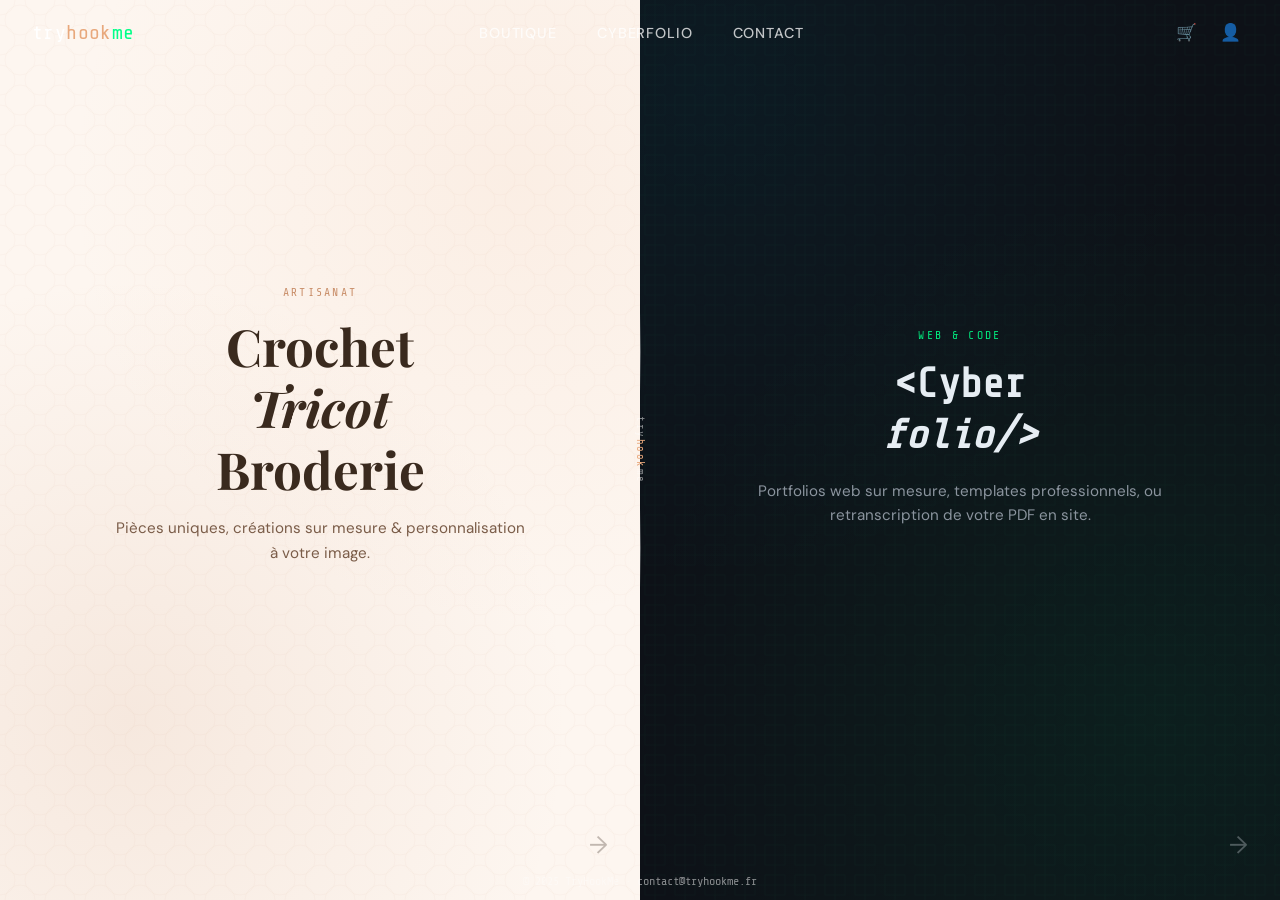
<file: index.html>
<!DOCTYPE html>
<html lang="fr">
<head>
  <meta charset="UTF-8" />
  <meta name="viewport" content="width=device-width, initial-scale=1.0" />
  <title>TryHookMe – Artisanat & Cyberfolio</title>
  <link rel="stylesheet" href="css/style.css" />
  <link href="https://fonts.googleapis.com/css2?family=Playfair+Display:ital,wght@0,400;0,700;1,400&family=DM+Sans:wght@300;400;500&family=Share+Tech+Mono&display=swap" rel="stylesheet" />
</head>
<body>

  <!-- NAVBAR -->
  <nav class="navbar" id="navbar">
    <a href="index.html" class="logo">
      <span class="logo-hook">try</span><span class="logo-hook-accent">hook</span><span class="logo-me">me</span>
    </a>
    <ul class="nav-links">
      <li><a href="boutique.html">Boutique</a></li>
      <li><a href="cyberfolio.html">Cyberfolio</a></li>
      <li><a href="devis-boutique.html">Contact</a></li>
    </ul>
    <div class="nav-actions">
      <a href="panier.html" class="nav-icon" aria-label="Panier" id="nav-cart">
        🛒<span class="cart-badge" id="cart-count">0</span>
      </a>
      <a href="connexion.html" class="nav-icon" aria-label="Mon compte" title="Se connecter">👤</a>
    </div>
    <button class="nav-burger" id="navBurger" aria-label="Menu">
      <span></span><span></span><span></span>
    </button>
  </nav>

  <!-- HERO SPLIT -->
  <main class="split-hero" id="splitHero">

    <!-- CÔTÉ GAUCHE : ARTISANAT -->
    <section class="panel panel-craft" id="panelCraft" tabindex="0" aria-label="Artisanat – crochet, tricot, broderie">
      <div class="panel-bg-texture craft-texture"></div>
      <div class="panel-content">
        <div class="panel-tag">Artisanat</div>
        <h1 class="panel-title craft-title">
          <span>Crochet</span>
          <span class="italic-span">Tricot</span>
          <span>Broderie</span>
        </h1>
        <p class="panel-sub">Pièces uniques, créations sur mesure & personnalisation à votre image.</p>
        <a href="boutique.html" class="panel-btn craft-btn">Explorer la boutique</a>
      </div>
      <div class="panel-deco craft-deco">
        <svg viewBox="0 0 200 200" xmlns="http://www.w3.org/2000/svg" class="deco-svg">
          <path d="M100 10 Q140 50 190 100 Q140 150 100 190 Q60 150 10 100 Q60 50 100 10Z" fill="none" stroke="currentColor" stroke-width="1.5" opacity="0.3"/>
          <circle cx="100" cy="100" r="60" fill="none" stroke="currentColor" stroke-width="0.8" stroke-dasharray="4 6" opacity="0.25"/>
          <circle cx="100" cy="100" r="30" fill="none" stroke="currentColor" stroke-width="1" opacity="0.2"/>
        </svg>
      </div>
      <div class="panel-arrow">→</div>
    </section>

    <!-- SÉPARATEUR CENTRAL -->
    <div class="split-divider" id="splitDivider">
      <div class="divider-line"></div>
      <div class="divider-logo">
        <span>try</span><span class="accent">hook</span><span>me</span>
      </div>
      <div class="divider-line"></div>
    </div>

    <!-- CÔTÉ DROIT : CYBERFOLIO -->
    <section class="panel panel-cyber" id="panelCyber" tabindex="0" aria-label="Cyberfolio – création web et portfolio">
      <div class="panel-bg-texture cyber-texture"></div>
      <div class="panel-content">
        <div class="panel-tag cyber-tag">Web &amp; Code</div>
        <h1 class="panel-title cyber-title">
          <span class="mono-span">&lt;Cyber</span>
          <span class="mono-span italic-span">folio/&gt;</span>
        </h1>
        <p class="panel-sub cyber-sub">Portfolios web sur mesure, templates professionnels, ou retranscription de votre PDF en site.</p>
        <a href="cyberfolio.html" class="panel-btn cyber-btn">Voir mes créations</a>
      </div>
      <div class="panel-deco cyber-deco">
        <svg viewBox="0 0 200 200" xmlns="http://www.w3.org/2000/svg" class="deco-svg cyber-deco-svg">
          <rect x="20" y="20" width="160" height="160" fill="none" stroke="currentColor" stroke-width="1" opacity="0.2"/>
          <rect x="40" y="40" width="120" height="120" fill="none" stroke="currentColor" stroke-width="0.8" stroke-dasharray="3 5" opacity="0.2"/>
          <line x1="20" y1="100" x2="180" y2="100" stroke="currentColor" stroke-width="0.6" opacity="0.15"/>
          <line x1="100" y1="20" x2="100" y2="180" stroke="currentColor" stroke-width="0.6" opacity="0.15"/>
          <circle cx="100" cy="100" r="8" fill="currentColor" opacity="0.3"/>
        </svg>
      </div>
      <div class="panel-arrow">→</div>
    </section>

  </main>

  <!-- FOOTER MINIMAL -->
  <footer class="footer-home">
    <p>&copy; 2025 TryHookMe · <a href="mailto:contact@tryhookme.fr">contact@tryhookme.fr</a></p>
  </footer>

  <script src="js/main.js"></script>
</body>
</html>
</file>
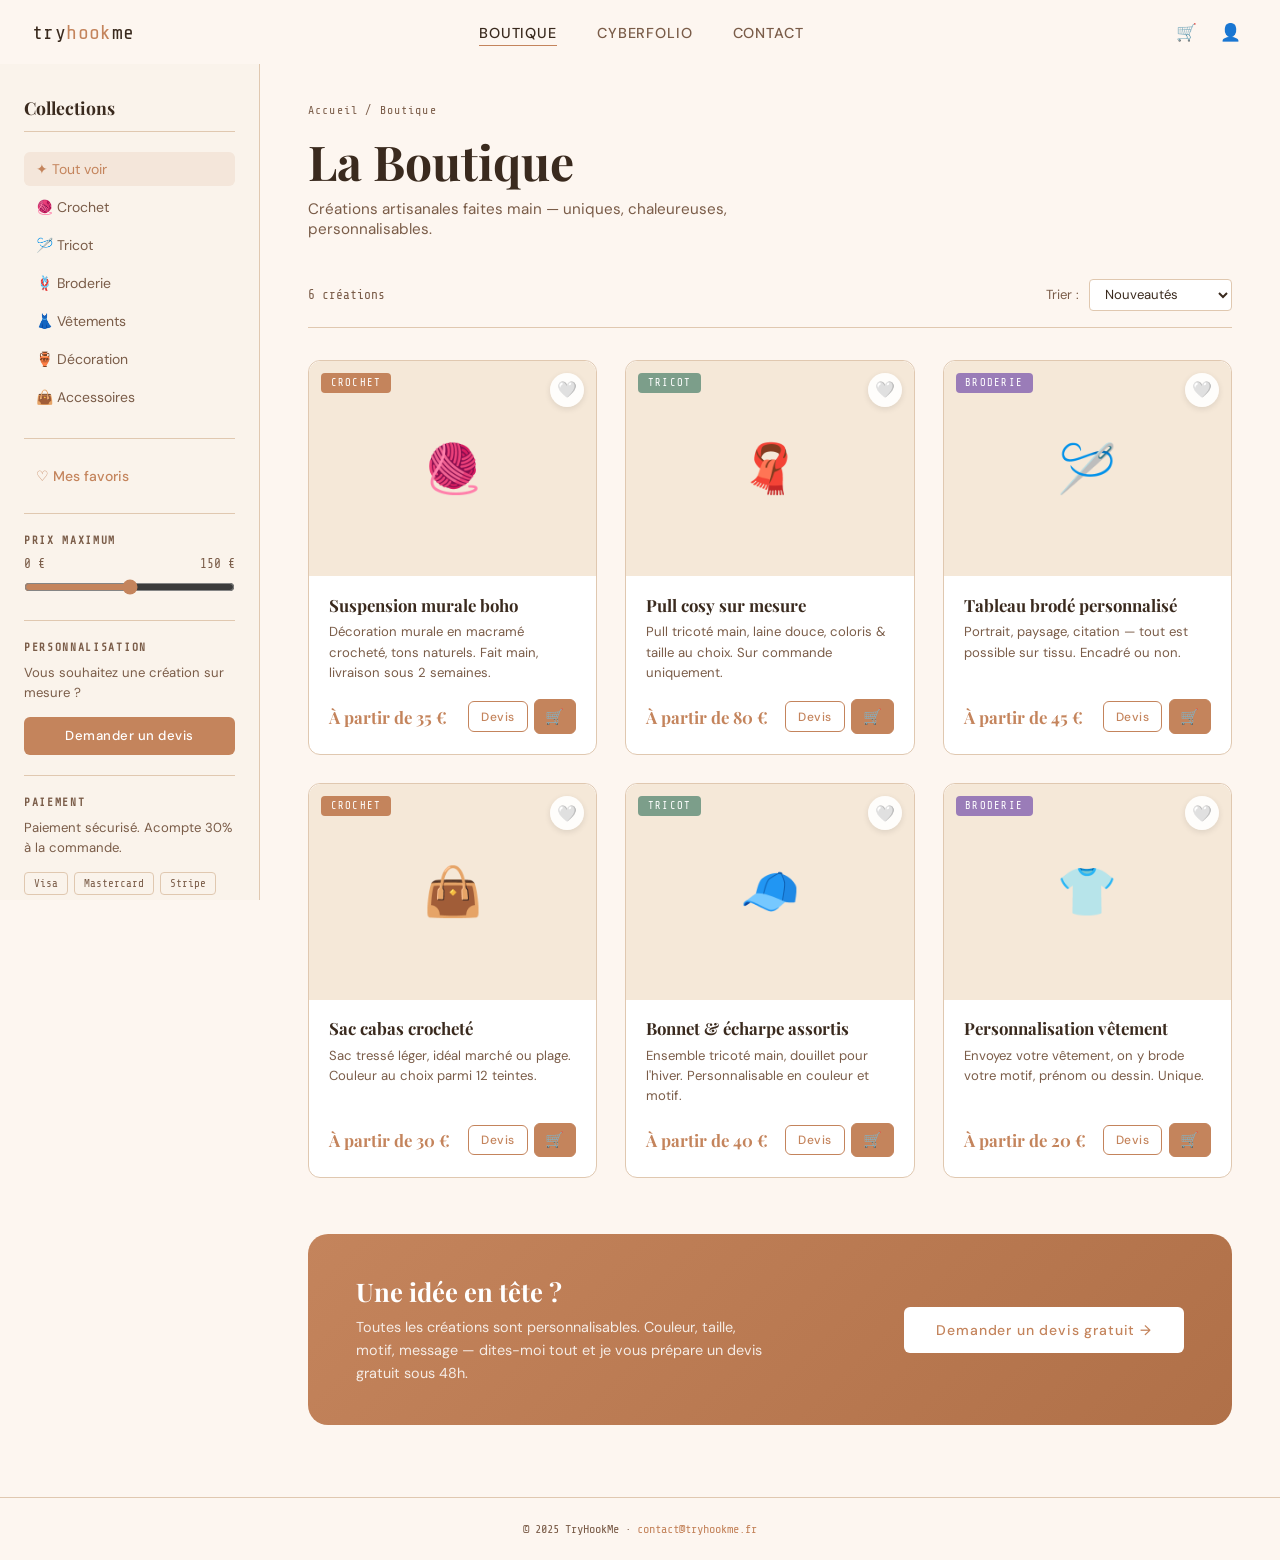
<file: boutique.html>
<!DOCTYPE html>
<html lang="fr">
<head>
  <meta charset="UTF-8" />
  <meta name="viewport" content="width=device-width, initial-scale=1.0" />
  <title>Boutique – TryHookMe</title>
  <meta name="description" content="Créations artisanales en crochet, tricot et broderie. Pièces uniques et personnalisation sur commande." />
  <link rel="stylesheet" href="css/style.css" />
  <link rel="stylesheet" href="css/boutique.css" />
  <link rel="stylesheet" href="css/pages.css" />
  <link href="https://fonts.googleapis.com/css2?family=Playfair+Display:ital,wght@0,400;0,700;1,400&family=DM+Sans:wght@300;400;500&family=Share+Tech+Mono&display=swap" rel="stylesheet" />
</head>
<body class="page-boutique">

  <!-- NAVBAR -->
  <nav class="navbar navbar-craft" id="navbar">
    <a href="index.html" class="logo">
      <span class="logo-hook">try</span><span class="logo-hook-accent">hook</span><span class="logo-me">me</span>
    </a>
    <ul class="nav-links">
      <li><a href="boutique.html" class="active">Boutique</a></li>
      <li><a href="cyberfolio.html">Cyberfolio</a></li>
      <li><a href="devis-boutique.html">Contact</a></li>
    </ul>
    <div class="nav-actions">
      <a href="panier.html" class="nav-icon" aria-label="Panier" id="nav-cart">
        🛒<span class="cart-badge" id="cart-count">0</span>
      </a>
      <a href="connexion.html" class="nav-icon" aria-label="Mon compte" title="Se connecter">👤</a>
    </div>
    <button class="nav-burger" id="navBurger" aria-label="Menu">
      <span></span><span></span><span></span>
    </button>
  </nav>

  <div class="boutique-layout">

    <!-- SIDEBAR -->
    <aside class="sidebar" id="sidebar">
      <button class="sidebar-toggle" id="sidebarToggle" aria-label="Ouvrir menu">&#9776;</button>
      <div class="sidebar-inner">
        <h2 class="sidebar-title">Collections</h2>

        <nav class="sidebar-nav">
          <a href="#all"        class="sidebar-link active" data-filter="all">✦ Tout voir</a>
          <a href="#crochet"    class="sidebar-link" data-filter="crochet">🧶 Crochet</a>
          <a href="#tricot"     class="sidebar-link" data-filter="tricot">🪡 Tricot</a>
          <a href="#broderie"   class="sidebar-link" data-filter="broderie">🪢 Broderie</a>
          <a href="#vetements"  class="sidebar-link" data-filter="vetements">👗 Vêtements</a>
          <a href="#decoration" class="sidebar-link" data-filter="decoration">🏺 Décoration</a>
          <a href="#accessoires"class="sidebar-link" data-filter="accessoires">👜 Accessoires</a>
        </nav>

        <div class="sidebar-separator"></div>

        <!-- Favoris -->
        <a href="favoris.html" class="sidebar-link sidebar-favorites">
          ♡ Mes favoris
          <span class="fav-sidebar-count" id="fav-count-sidebar" style="display:none"></span>
        </a>

        <div class="sidebar-separator"></div>

        <!-- Filtre prix -->
        <h3 class="sidebar-section-title">Prix maximum</h3>
        <div class="price-filter">
          <div class="price-display">
            <span>0 €</span>
            <span id="price-val">150 €</span>
          </div>
          <input type="range" min="0" max="300" value="150" id="price-range" class="price-range-input" />
        </div>

        <div class="sidebar-separator"></div>

        <h3 class="sidebar-section-title">Personnalisation</h3>
        <p class="sidebar-note">Vous souhaitez une création sur mesure ?</p>
        <a href="devis-boutique.html?sujet=devis-crochet" class="sidebar-cta-btn">Demander un devis</a>

        <div class="sidebar-separator"></div>

        <h3 class="sidebar-section-title">Paiement</h3>
        <p class="sidebar-note">Paiement sécurisé. Acompte 30% à la commande.</p>
        <div class="payment-badges">
          <span class="badge">Visa</span>
          <span class="badge">Mastercard</span>
          <span class="badge">Stripe</span>
        </div>
      </div>
    </aside>

    <!-- CONTENU PRINCIPAL -->
    <main class="boutique-main">

      <header class="boutique-header page-header">
        <div class="boutique-breadcrumb"><a href="index.html">Accueil</a> / Boutique</div>
        <h1 class="boutique-page-title">La Boutique</h1>
        <p class="boutique-page-sub">Créations artisanales faites main — uniques, chaleureuses, personnalisables.</p>
      </header>

      <!-- TOOLBAR -->
      <div class="boutique-toolbar">
        <span class="product-count" id="product-count">6 créations</span>
        <div class="boutique-sort">
          <label for="sort-select">Trier :</label>
          <select id="sort-select" class="sort-select">
            <option value="default">Nouveautés</option>
            <option value="price-asc">Prix croissant</option>
            <option value="price-desc">Prix décroissant</option>
          </select>
        </div>
      </div>

      <!-- GRILLE PRODUITS -->
      <section class="products-grid" id="productsGrid">

        <!-- PRODUIT 1 — Crochet -->
        <article class="product-card" data-cat="crochet decoration" data-price="35">
          <div class="product-img-wrap">
            <div class="product-img-placeholder">🧶</div>
            <span class="product-badge">Crochet</span>
            <button class="btn-wish" data-id="1" aria-label="Ajouter aux favoris">🤍</button>
          </div>
          <div class="product-info">
            <h3 class="product-name">Suspension murale boho</h3>
            <p class="product-desc">Décoration murale en macramé crocheté, tons naturels. Fait main, livraison sous 2 semaines.</p>
            <div class="product-footer">
              <span class="product-price">À partir de 35 €</span>
              <div class="product-actions">
                <a href="devis-boutique.html?sujet=devis-crochet" class="product-btn product-btn-devis">Devis</a>
                <button class="product-btn product-btn-cart" data-id="1" data-name="Suspension murale boho" data-price="35" aria-label="Ajouter au panier">🛒</button>
              </div>
            </div>
          </div>
        </article>

        <!-- PRODUIT 2 — Tricot -->
        <article class="product-card" data-cat="tricot vetements" data-price="80">
          <div class="product-img-wrap">
            <div class="product-img-placeholder">🧣</div>
            <span class="product-badge badge-tricot">Tricot</span>
            <button class="btn-wish" data-id="2" aria-label="Ajouter aux favoris">🤍</button>
          </div>
          <div class="product-info">
            <h3 class="product-name">Pull cosy sur mesure</h3>
            <p class="product-desc">Pull tricoté main, laine douce, coloris & taille au choix. Sur commande uniquement.</p>
            <div class="product-footer">
              <span class="product-price">À partir de 80 €</span>
              <div class="product-actions">
                <a href="devis-boutique.html?sujet=devis-tricot" class="product-btn product-btn-devis">Devis</a>
                <button class="product-btn product-btn-cart" data-id="2" data-name="Pull cosy sur mesure" data-price="80" aria-label="Ajouter au panier">🛒</button>
              </div>
            </div>
          </div>
        </article>

        <!-- PRODUIT 3 — Broderie -->
        <article class="product-card" data-cat="broderie decoration" data-price="45">
          <div class="product-img-wrap">
            <div class="product-img-placeholder">🪡</div>
            <span class="product-badge badge-broderie">Broderie</span>
            <button class="btn-wish" data-id="3" aria-label="Ajouter aux favoris">🤍</button>
          </div>
          <div class="product-info">
            <h3 class="product-name">Tableau brodé personnalisé</h3>
            <p class="product-desc">Portrait, paysage, citation — tout est possible sur tissu. Encadré ou non.</p>
            <div class="product-footer">
              <span class="product-price">À partir de 45 €</span>
              <div class="product-actions">
                <a href="devis-boutique.html?sujet=devis-broderie" class="product-btn product-btn-devis">Devis</a>
                <button class="product-btn product-btn-cart" data-id="3" data-name="Tableau brodé personnalisé" data-price="45" aria-label="Ajouter au panier">🛒</button>
              </div>
            </div>
          </div>
        </article>

        <!-- PRODUIT 4 — Crochet -->
        <article class="product-card" data-cat="crochet accessoires" data-price="30">
          <div class="product-img-wrap">
            <div class="product-img-placeholder">👜</div>
            <span class="product-badge">Crochet</span>
            <button class="btn-wish" data-id="4" aria-label="Ajouter aux favoris">🤍</button>
          </div>
          <div class="product-info">
            <h3 class="product-name">Sac cabas crocheté</h3>
            <p class="product-desc">Sac tressé léger, idéal marché ou plage. Couleur au choix parmi 12 teintes.</p>
            <div class="product-footer">
              <span class="product-price">À partir de 30 €</span>
              <div class="product-actions">
                <a href="devis-boutique.html?sujet=devis-crochet" class="product-btn product-btn-devis">Devis</a>
                <button class="product-btn product-btn-cart" data-id="4" data-name="Sac cabas crocheté" data-price="30" aria-label="Ajouter au panier">🛒</button>
              </div>
            </div>
          </div>
        </article>

        <!-- PRODUIT 5 — Tricot -->
        <article class="product-card" data-cat="tricot accessoires" data-price="40">
          <div class="product-img-wrap">
            <div class="product-img-placeholder">🧢</div>
            <span class="product-badge badge-tricot">Tricot</span>
            <button class="btn-wish" data-id="5" aria-label="Ajouter aux favoris">🤍</button>
          </div>
          <div class="product-info">
            <h3 class="product-name">Bonnet & écharpe assortis</h3>
            <p class="product-desc">Ensemble tricoté main, douillet pour l'hiver. Personnalisable en couleur et motif.</p>
            <div class="product-footer">
              <span class="product-price">À partir de 40 €</span>
              <div class="product-actions">
                <a href="devis-boutique.html?sujet=devis-tricot" class="product-btn product-btn-devis">Devis</a>
                <button class="product-btn product-btn-cart" data-id="5" data-name="Bonnet & écharpe assortis" data-price="40" aria-label="Ajouter au panier">🛒</button>
              </div>
            </div>
          </div>
        </article>

        <!-- PRODUIT 6 — Broderie -->
        <article class="product-card" data-cat="broderie accessoires vetements" data-price="20">
          <div class="product-img-wrap">
            <div class="product-img-placeholder">👕</div>
            <span class="product-badge badge-broderie">Broderie</span>
            <button class="btn-wish" data-id="6" aria-label="Ajouter aux favoris">🤍</button>
          </div>
          <div class="product-info">
            <h3 class="product-name">Personnalisation vêtement</h3>
            <p class="product-desc">Envoyez votre vêtement, on y brode votre motif, prénom ou dessin. Unique.</p>
            <div class="product-footer">
              <span class="product-price">À partir de 20 €</span>
              <div class="product-actions">
                <a href="devis-boutique.html?sujet=devis-broderie" class="product-btn product-btn-devis">Devis</a>
                <button class="product-btn product-btn-cart" data-id="6" data-name="Personnalisation vêtement" data-price="20" aria-label="Ajouter au panier">🛒</button>
              </div>
            </div>
          </div>
        </article>

      </section><!-- /products-grid -->

      <!-- BANNIÈRE PERSONNALISATION -->
      <section class="custom-banner">
        <div class="custom-banner-inner">
          <div class="custom-banner-text">
            <h2>Une idée en tête ?</h2>
            <p>Toutes les créations sont personnalisables. Couleur, taille, motif, message — dites-moi tout et je vous prépare un devis gratuit sous 48h.</p>
          </div>
          <a href="devis-boutique.html?sujet=devis-crochet" class="custom-banner-btn">Demander un devis gratuit →</a>
        </div>
      </section>

    </main>
  </div><!-- /boutique-layout -->

  <footer class="footer-inner footer-craft">
    <p>&copy; 2025 TryHookMe · <a href="mailto:contact@tryhookme.fr">contact@tryhookme.fr</a></p>
  </footer>

  <script src="js/main.js"></script>
  <script src="js/boutique.js"></script>
</body>
</html>
</file>
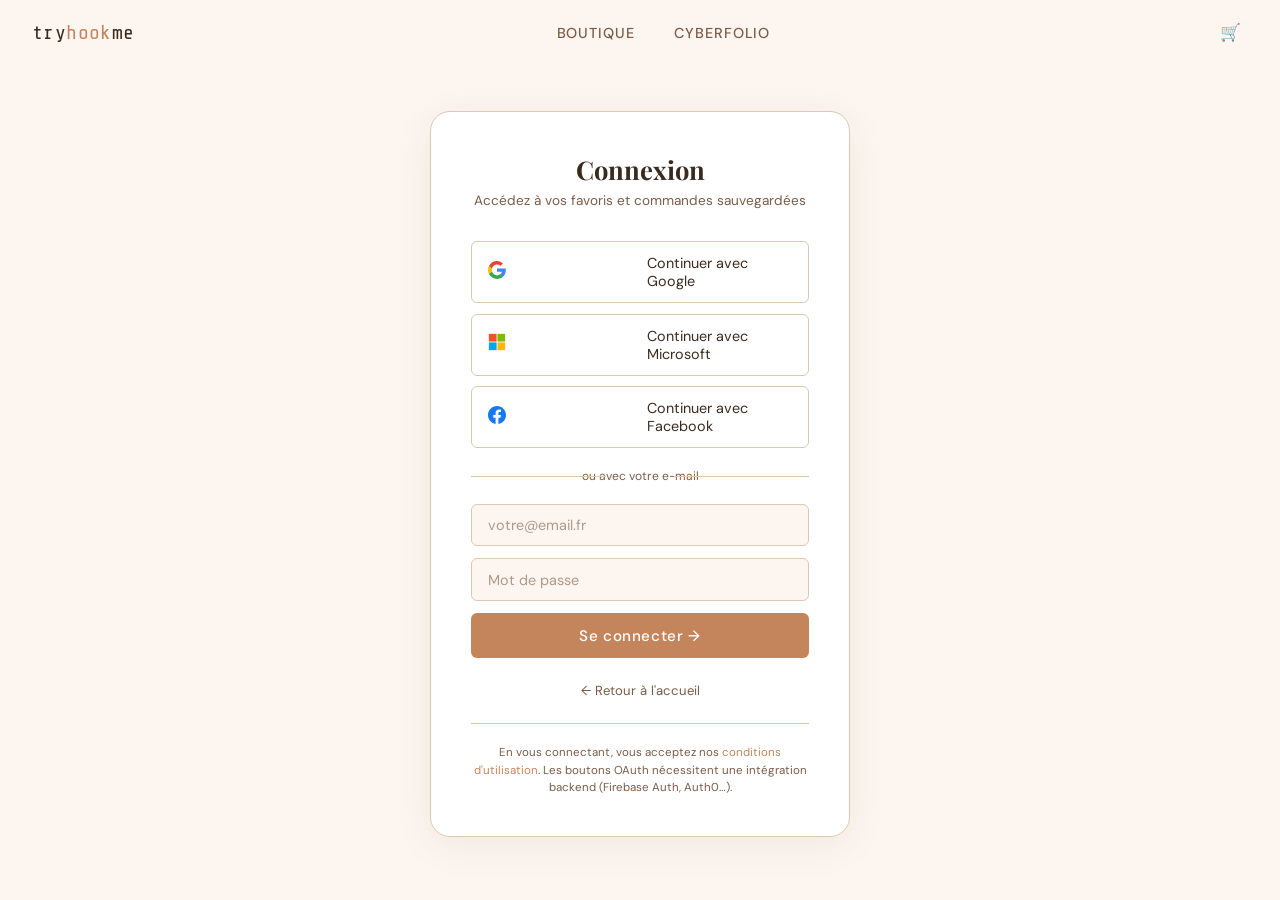
<file: connexion.html>
<!DOCTYPE html>
<html lang="fr">
<head>
  <meta charset="UTF-8" />
  <meta name="viewport" content="width=device-width, initial-scale=1.0" />
  <title>Connexion – TryHookMe</title>
  <link rel="stylesheet" href="css/style.css" />
  <link rel="stylesheet" href="css/pages.css" />
  <link href="https://fonts.googleapis.com/css2?family=Playfair+Display:ital,wght@0,400;0,700;1,400&family=DM+Sans:wght@300;400;500&family=Share+Tech+Mono&display=swap" rel="stylesheet" />
</head>
<body class="page-login page-boutique">

  <!-- NAVBAR minimale -->
  <nav class="navbar navbar-craft" id="navbar">
    <a href="index.html" class="logo">
      <span class="logo-hook">try</span><span class="logo-hook-accent">hook</span><span class="logo-me">me</span>
    </a>
    <ul class="nav-links">
      <li><a href="boutique.html">Boutique</a></li>
      <li><a href="cyberfolio.html">Cyberfolio</a></li>
    </ul>
    <div class="nav-actions">
      <a href="panier.html" class="nav-icon" aria-label="Panier">
        🛒<span class="cart-badge" id="cart-count">0</span>
      </a>
    </div>
  </nav>

  <!-- PAGE CONNEXION -->
  <div class="login-page">
    <div class="login-card">

      <h1 class="login-title">Connexion</h1>
      <p class="login-sub">Accédez à vos favoris et commandes sauvegardées</p>

      <!-- OAuth -->
      <button class="oauth-btn" id="btn-google">
        <span class="oauth-icon">
          <svg width="18" height="18" viewBox="0 0 48 48"><path fill="#4285F4" d="M47.5 24.5c0-1.6-.1-3.1-.4-4.5H24v8.5h13.2c-.6 3-2.3 5.5-4.9 7.2v6h7.9c4.6-4.2 7.3-10.5 7.3-17.2z"/><path fill="#34A853" d="M24 48c6.5 0 11.9-2.1 15.9-5.8l-7.9-6c-2.1 1.4-4.8 2.2-8 2.2-6.1 0-11.3-4.1-13.2-9.7H2.7v6.2C6.7 42.8 14.8 48 24 48z"/><path fill="#FBBC05" d="M10.8 28.7c-.5-1.4-.7-2.9-.7-4.7s.3-3.3.7-4.7v-6.2H2.7C1 16.3 0 20 0 24s1 7.7 2.7 10.9l8.1-6.2z"/><path fill="#EA4335" d="M24 9.5c3.4 0 6.5 1.2 8.9 3.5l6.6-6.6C35.9 2.6 30.5 0 24 0 14.8 0 6.7 5.2 2.7 13.1l8.1 6.2c1.9-5.6 7.1-9.8 13.2-9.8z"/></svg>
        </span>
        <span>Continuer avec Google</span>
      </button>

      <button class="oauth-btn" id="btn-microsoft">
        <span class="oauth-icon">
          <svg width="18" height="18" viewBox="0 0 21 21"><rect x="1" y="1" width="9" height="9" fill="#f25022"/><rect x="11" y="1" width="9" height="9" fill="#7fba00"/><rect x="1" y="11" width="9" height="9" fill="#00a4ef"/><rect x="11" y="11" width="9" height="9" fill="#ffb900"/></svg>
        </span>
        <span>Continuer avec Microsoft</span>
      </button>

      <button class="oauth-btn" id="btn-facebook">
        <span class="oauth-icon">
          <svg width="18" height="18" viewBox="0 0 24 24" fill="#1877f2"><path d="M24 12.073C24 5.405 18.627 0 12 0S0 5.405 0 12.073C0 18.1 4.388 23.094 10.125 24v-8.437H7.078v-3.49h3.047V9.43c0-3.007 1.792-4.669 4.533-4.669 1.312 0 2.686.235 2.686.235v2.953H15.83c-1.491 0-1.956.925-1.956 1.874v2.25h3.328l-.532 3.49h-2.796V24C19.612 23.094 24 18.1 24 12.073z"/></svg>
        </span>
        <span>Continuer avec Facebook</span>
      </button>

      <!-- Séparateur -->
      <div class="login-divider">ou avec votre e-mail</div>

      <!-- Formulaire email -->
      <div class="login-email-form">
        <input type="email" class="login-input" id="login-email" placeholder="votre@email.fr" />
        <input type="password" class="login-input" id="login-password" placeholder="Mot de passe" />
        <button class="login-submit" id="btn-email-login">Se connecter →</button>
      </div>

      <!-- Retour -->
      <a href="index.html" class="login-back">← Retour à l'accueil</a>

      <div class="login-legal">
        En vous connectant, vous acceptez nos <a href="#" style="color:var(--craft-accent)">conditions d'utilisation</a>.
        Les boutons OAuth nécessitent une intégration backend (Firebase Auth, Auth0…).
      </div>

    </div>
  </div>

  <script src="js/main.js"></script>
  <script>
    // Les boutons OAuth sont visuellement prêts.
    // Pour les rendre fonctionnels : intégrez Firebase Authentication,
    // Auth0, ou NextAuth.js côté serveur.
    ['btn-google','btn-microsoft','btn-facebook'].forEach(id => {
      document.getElementById(id)?.addEventListener('click', () => {
        alert('🔧 Connexion OAuth à configurer\n\nIntégrez Firebase Auth ou Auth0 pour activer Google / Microsoft / Facebook.\n\nDocs : firebase.google.com/products/auth');
      });
    });

    document.getElementById('btn-email-login')?.addEventListener('click', () => {
      const email = document.getElementById('login-email').value;
      const pass  = document.getElementById('login-password').value;
      if (!email || !pass) {
        alert('Veuillez remplir votre email et mot de passe.');
        return;
      }
      alert('🔧 Authentification email à connecter côté serveur.\n\nSuggestion : Firebase Auth (gratuit) ou Supabase Auth.');
    });
  </script>
</body>
</html>
</file>
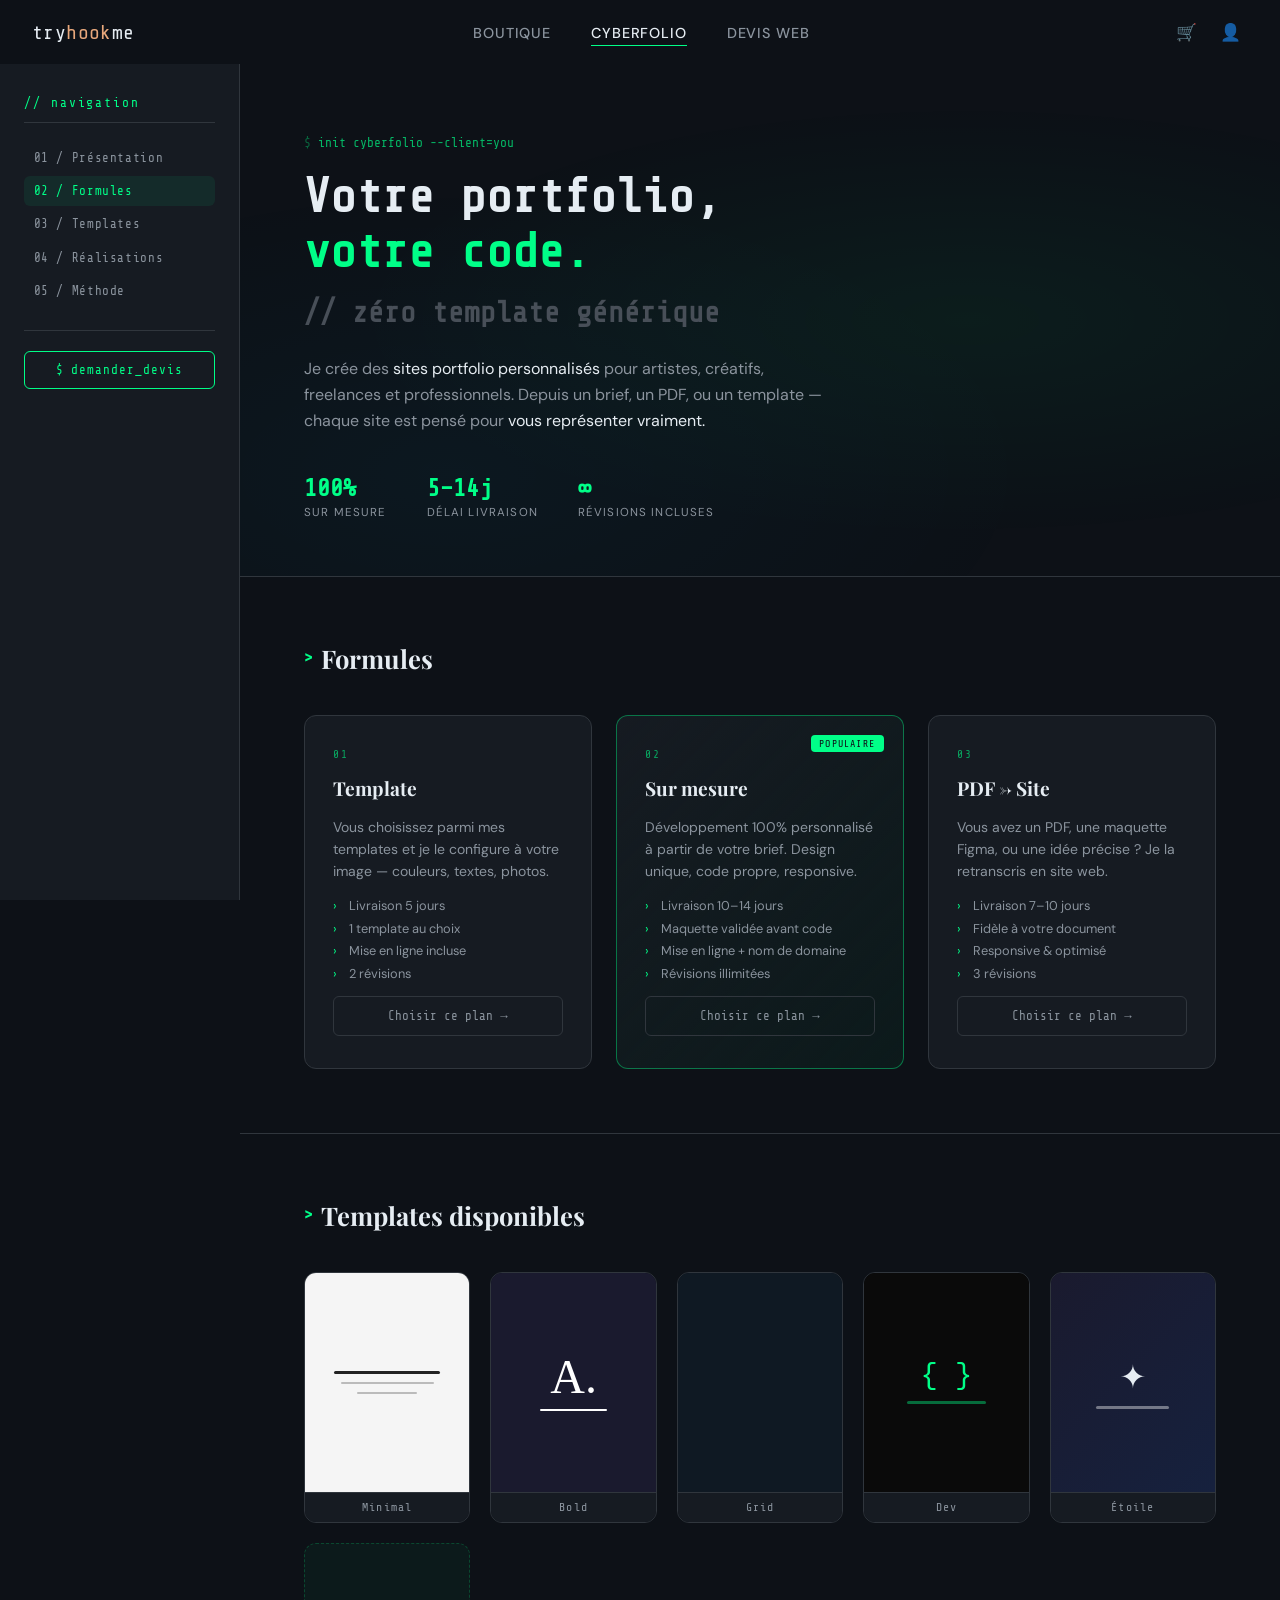
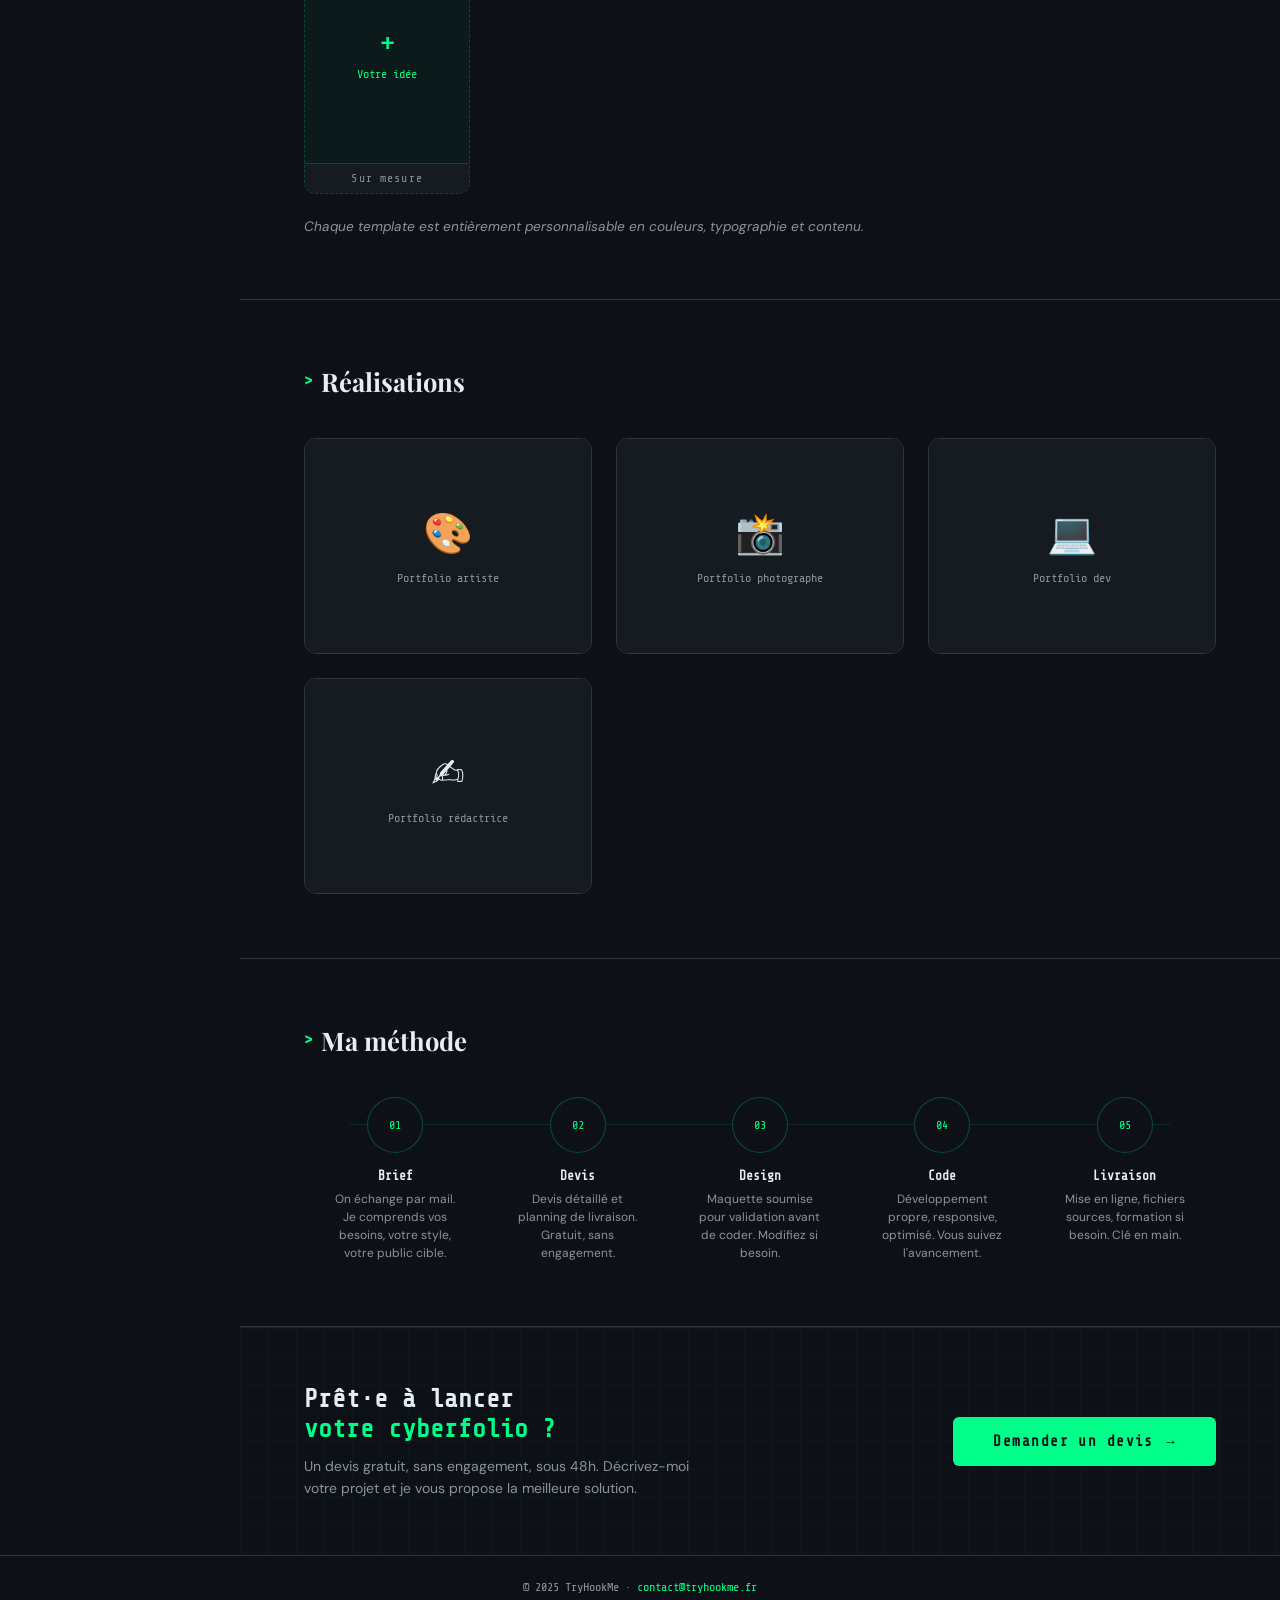
<file: cyberfolio.html>
<!DOCTYPE html>
<html lang="fr">
<head>
  <meta charset="UTF-8" />
  <meta name="viewport" content="width=device-width, initial-scale=1.0" />
  <title>Cyberfolio – TryHookMe</title>
  <meta name="description" content="Création de portfolios web sur mesure — artistes, freelances, créatifs. Templates pro ou développement 100% personnalisé." />
  <link rel="stylesheet" href="css/style.css" />
  <link rel="stylesheet" href="css/cyberfolio.css" />
  <link href="https://fonts.googleapis.com/css2?family=Playfair+Display:ital,wght@0,400;0,700;1,400&family=DM+Sans:wght@300;400;500&family=Share+Tech+Mono&display=swap" rel="stylesheet" />
</head>
<body class="page-cyber">

  <!-- NAVBAR -->
  <nav class="navbar navbar-cyber" id="navbar">
    <a href="index.html" class="logo">
      <span class="logo-hook">try</span><span class="logo-hook-accent">hook</span><span class="logo-me">me</span>
    </a>
    <ul class="nav-links">
      <li><a href="boutique.html">Boutique</a></li>
      <li><a href="cyberfolio.html" class="active">Cyberfolio</a></li>
      <li><a href="devis-cyber.html">Devis web</a></li>
    </ul>
    <div class="nav-actions">
      <a href="panier.html" class="nav-icon" aria-label="Panier">
        🛒<span class="cart-badge" id="cart-count">0</span>
      </a>
      <a href="connexion.html" class="nav-icon" aria-label="Mon compte">👤</a>
    </div>
    <button class="nav-burger" id="navBurger" aria-label="Menu">
      <span></span><span></span><span></span>
    </button>
  </nav>

  <div class="cyber-layout">

    <!-- SIDEBAR -->
    <aside class="sidebar-cyber" id="sidebar">
      <button class="sidebar-toggle" id="sidebarToggle">☰ Menu</button>
      <div class="sidebar-inner">
        <div class="sidebar-title">// navigation</div>
        <nav class="sidebar-nav">
          <a class="sidebar-link" data-section="hero"      href="#hero">      01 / Présentation</a>
          <a class="sidebar-link" data-section="offres"    href="#offres">    02 / Formules</a>
          <a class="sidebar-link" data-section="templates" href="#templates"> 03 / Templates</a>
          <a class="sidebar-link" data-section="portfolio" href="#portfolio"> 04 / Réalisations</a>
          <a class="sidebar-link" data-section="methode"   href="#methode">   05 / Méthode</a>
        </nav>
        <div class="sidebar-separator"></div>
        <a href="devis-cyber.html" class="cyber-cta-btn">$ demander_devis</a>
      </div>
    </aside>

    <!-- CONTENU PRINCIPAL -->
    <main class="cyber-main">

      <!-- ── HERO (style site1 : votre portfolio, votre code) ── -->
      <section class="cyber-hero" id="hero" data-section-id="hero">
        <p class="cyber-hero__prompt">init cyberfolio --client=you</p>
        <h1 class="cyber-hero__title">
          Votre portfolio,<br>
          <span class="accent">votre code.</span><br>
          <span class="dim">// zéro template générique</span>
        </h1>
        <p class="cyber-hero__sub">
          Je crée des <span class="hl">sites portfolio personnalisés</span> pour artistes, créatifs, freelances et professionnels.
          Depuis un brief, un PDF, ou un template — chaque site est pensé pour
          <span class="hl">vous représenter vraiment.</span>
        </p>
        <div class="cyber-hero__stats">
          <div class="cyber-stat">
            <span class="cyber-stat__num">100%</span>
            <span class="cyber-stat__label">Sur mesure</span>
          </div>
          <div class="cyber-stat">
            <span class="cyber-stat__num">5–14j</span>
            <span class="cyber-stat__label">Délai livraison</span>
          </div>
          <div class="cyber-stat">
            <span class="cyber-stat__num">∞</span>
            <span class="cyber-stat__label">Révisions incluses</span>
          </div>
        </div>
      </section>

      <!-- ── FORMULES (site2) ── -->
      <section class="cyber-section" id="offres" data-section-id="offres">
        <h2 class="cyber-section-title"><span class="mono-span">&gt;</span> Formules</h2>
        <div class="offers-grid">

          <div class="offer-card">
            <div class="offer-num">01</div>
            <h3 class="offer-title">Template</h3>
            <p class="offer-desc">Vous choisissez parmi mes templates et je le configure à votre image — couleurs, textes, photos.</p>
            <ul class="offer-list">
              <li>Livraison 5 jours</li>
              <li>1 template au choix</li>
              <li>Mise en ligne incluse</li>
              <li>2 révisions</li>
            </ul>
            <a href="devis-cyber.html?sujet=template" class="offer-btn">Choisir ce plan →</a>
          </div>

          <div class="offer-card offer-featured">
            <div class="offer-num">02</div>
            <span class="offer-badge-featured">Populaire</span>
            <h3 class="offer-title">Sur mesure</h3>
            <p class="offer-desc">Développement 100% personnalisé à partir de votre brief. Design unique, code propre, responsive.</p>
            <ul class="offer-list">
              <li>Livraison 10–14 jours</li>
              <li>Maquette validée avant code</li>
              <li>Mise en ligne + nom de domaine</li>
              <li>Révisions illimitées</li>
            </ul>
            <a href="devis-cyber.html?sujet=sur-mesure" class="offer-btn">Choisir ce plan →</a>
          </div>

          <div class="offer-card">
            <div class="offer-num">03</div>
            <h3 class="offer-title">PDF → Site</h3>
            <p class="offer-desc">Vous avez un PDF, une maquette Figma, ou une idée précise ? Je la retranscris en site web.</p>
            <ul class="offer-list">
              <li>Livraison 7–10 jours</li>
              <li>Fidèle à votre document</li>
              <li>Responsive & optimisé</li>
              <li>3 révisions</li>
            </ul>
            <a href="devis-cyber.html?sujet=pdf-site" class="offer-btn">Choisir ce plan →</a>
          </div>

        </div>
      </section>

      <!-- ── TEMPLATES (site2) ── -->
      <section class="cyber-section" id="templates" data-section-id="templates">
        <h2 class="cyber-section-title"><span class="mono-span">&gt;</span> Templates disponibles</h2>
        <div class="templates-grid">

          <div class="template-card">
            <div class="template-preview tp-minimal">
              <div class="tp-bar" style="background:#222"></div>
              <div class="tp-line"></div>
              <div class="tp-line short"></div>
            </div>
            <span class="template-name">Minimal</span>
          </div>

          <div class="template-card">
            <div class="template-preview tp-bold">
              <div class="tp-big-text">A.</div>
              <div class="tp-bar" style="background:#fff; width:50%; height:2px"></div>
            </div>
            <span class="template-name">Bold</span>
          </div>

          <div class="template-card">
            <div class="template-preview tp-grid">
              <div class="tp-cell tall"></div>
              <div class="tp-cell"></div>
              <div class="tp-cell"></div>
            </div>
            <span class="template-name">Grid</span>
          </div>

          <div class="template-card">
            <div class="template-preview" style="background:#0a0a0a">
              <div style="font-family:monospace;font-size:1.8rem;color:#00ff88">{ }</div>
              <div class="tp-bar" style="background:#00ff88; opacity:0.4; width:60%"></div>
            </div>
            <span class="template-name">Dev</span>
          </div>

          <div class="template-card">
            <div class="template-preview" style="background:linear-gradient(135deg,#1a1a2e,#16213e)">
              <div style="font-size:2rem">✦</div>
              <div class="tp-bar" style="background:rgba(255,255,255,0.4); width:55%"></div>
            </div>
            <span class="template-name">Étoile</span>
          </div>

          <div class="template-card template-card-cta">
            <div class="template-cta-inner">
              <div class="plus-sign">+</div>
              <span>Votre idée</span>
            </div>
            <span class="template-name">Sur mesure</span>
          </div>

        </div>
        <p class="templates-note">Chaque template est entièrement personnalisable en couleurs, typographie et contenu.</p>
      </section>

      <!-- ── RÉALISATIONS ── -->
      <section class="cyber-section" id="portfolio" data-section-id="portfolio">
        <h2 class="cyber-section-title"><span class="mono-span">&gt;</span> Réalisations</h2>
        <div class="portfolio-grid">
          <div class="portfolio-card">
            <div class="portfolio-card__placeholder">
              <span class="emoji">🎨</span>
              <span class="label">Portfolio artiste</span>
            </div>
            <div class="portfolio-card__overlay">
              <p class="portfolio-card__name">Leïla M. — Peintre</p>
              <span class="portfolio-card__type">Template Bold · Sur mesure</span>
            </div>
          </div>
          <div class="portfolio-card">
            <div class="portfolio-card__placeholder">
              <span class="emoji">📸</span>
              <span class="label">Portfolio photographe</span>
            </div>
            <div class="portfolio-card__overlay">
              <p class="portfolio-card__name">Thomas R. — Photographe</p>
              <span class="portfolio-card__type">Template Grid · Personnalisé</span>
            </div>
          </div>
          <div class="portfolio-card">
            <div class="portfolio-card__placeholder">
              <span class="emoji">💻</span>
              <span class="label">Portfolio dev</span>
            </div>
            <div class="portfolio-card__overlay">
              <p class="portfolio-card__name">Nora K. — Dev front-end</p>
              <span class="portfolio-card__type">Template Dev · Sur mesure</span>
            </div>
          </div>
          <div class="portfolio-card">
            <div class="portfolio-card__placeholder">
              <span class="emoji">✍️</span>
              <span class="label">Portfolio rédactrice</span>
            </div>
            <div class="portfolio-card__overlay">
              <p class="portfolio-card__name">Sarah D. — Copywriter</p>
              <span class="portfolio-card__type">Template Minimal · Personnalisé</span>
            </div>
          </div>
        </div>
      </section>

      <!-- ── MA MÉTHODE (bulles reliées site1) ── -->
      <section class="cyber-section" id="methode" data-section-id="methode">
        <h2 class="cyber-section-title"><span class="mono-span">&gt;</span> Ma méthode</h2>
        <div class="process-steps">

          <div class="process-step">
            <div class="process-step__num">01</div>
            <p class="process-step__title">Brief</p>
            <p class="process-step__desc">On échange par mail. Je comprends vos besoins, votre style, votre public cible.</p>
          </div>

          <div class="process-step">
            <div class="process-step__num">02</div>
            <p class="process-step__title">Devis</p>
            <p class="process-step__desc">Devis détaillé et planning de livraison. Gratuit, sans engagement.</p>
          </div>

          <div class="process-step">
            <div class="process-step__num">03</div>
            <p class="process-step__title">Design</p>
            <p class="process-step__desc">Maquette soumise pour validation avant de coder. Modifiez si besoin.</p>
          </div>

          <div class="process-step">
            <div class="process-step__num">04</div>
            <p class="process-step__title">Code</p>
            <p class="process-step__desc">Développement propre, responsive, optimisé. Vous suivez l'avancement.</p>
          </div>

          <div class="process-step">
            <div class="process-step__num">05</div>
            <p class="process-step__title">Livraison</p>
            <p class="process-step__desc">Mise en ligne, fichiers sources, formation si besoin. Clé en main.</p>
          </div>

        </div>
      </section>

      <!-- ── CTA FINAL "PRÊT·E À LANCER ?" (site1) ── -->
      <div class="cyber-devis">
        <div class="cyber-devis__text">
          <h2 class="cyber-devis__title">
            Prêt·e à lancer<br>
            <span class="accent">votre cyberfolio ?</span>
          </h2>
          <p class="cyber-devis__sub">Un devis gratuit, sans engagement, sous 48h. Décrivez-moi votre projet et je vous propose la meilleure solution.</p>
        </div>
        <a href="devis-cyber.html" class="btn-cyber">
          <span>Demander un devis</span>
          <span>→</span>
        </a>
      </div>

    </main>
  </div><!-- /cyber-layout -->

  <footer class="footer-inner footer-cyber">
    <p>&copy; 2025 TryHookMe · <a href="mailto:contact@tryhookme.fr">contact@tryhookme.fr</a></p>
  </footer>

  <script src="js/main.js"></script>
  <script src="js/cyberfolio.js"></script>
</body>
</html>
</file>
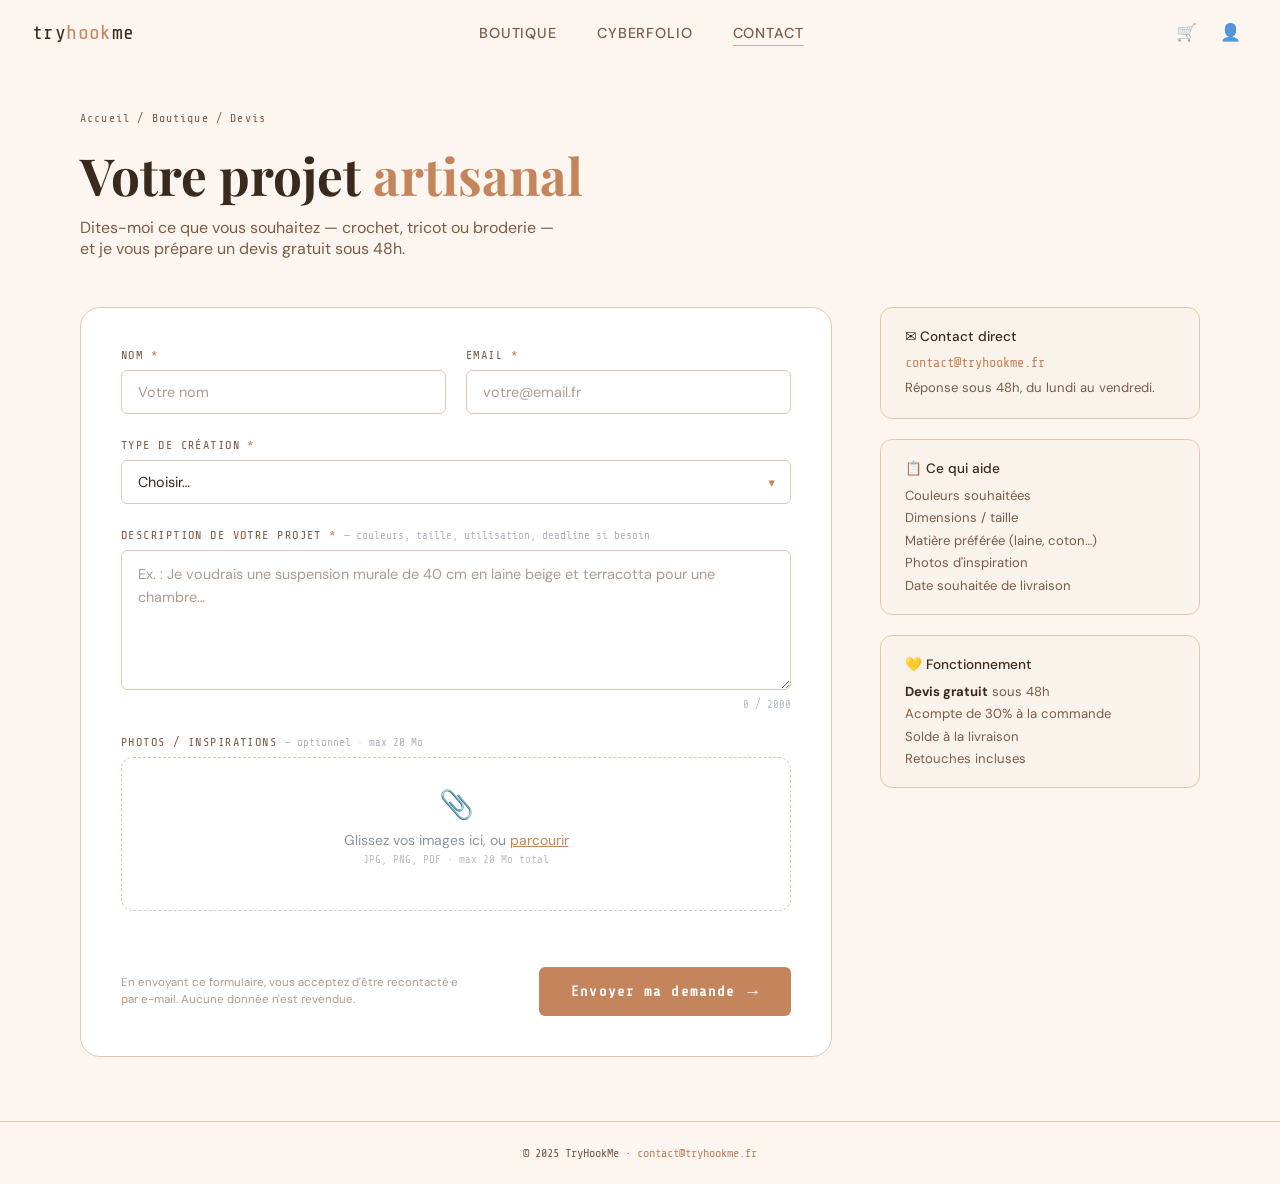
<file: devis-boutique.html>
<!DOCTYPE html>
<html lang="fr">
<head>
  <meta charset="UTF-8" />
  <meta name="viewport" content="width=device-width, initial-scale=1.0" />
  <title>Devis Boutique – TryHookMe</title>
  <link rel="stylesheet" href="css/style.css" />
  <link rel="stylesheet" href="css/contact.css" />
  <link href="https://fonts.googleapis.com/css2?family=Playfair+Display:ital,wght@0,400;0,700;1,400&family=DM+Sans:wght@300;400;500&family=Share+Tech+Mono&display=swap" rel="stylesheet" />
</head>
<body class="page-devis-craft">

  <!-- NAVBAR -->
  <nav class="navbar navbar-craft" id="navbar">
    <a href="index.html" class="logo">
      <span class="logo-hook">try</span><span class="logo-hook-accent">hook</span><span class="logo-me">me</span>
    </a>
    <ul class="nav-links">
      <li><a href="boutique.html">Boutique</a></li>
      <li><a href="cyberfolio.html">Cyberfolio</a></li>
      <li><a href="devis-boutique.html" class="active">Contact</a></li>
    </ul>
    <div class="nav-actions">
      <a href="panier.html" class="nav-icon" aria-label="Panier">
        🛒<span class="cart-badge" id="cart-count">0</span>
      </a>
      <a href="connexion.html" class="nav-icon" aria-label="Mon compte">👤</a>
    </div>
    <button class="nav-burger" id="navBurger" aria-label="Menu">
      <span></span><span></span><span></span>
    </button>
  </nav>

  <div class="contact-page">

    <!-- EN-TÊTE -->
    <div class="contact-breadcrumb">
      <a href="index.html">Accueil</a> / <a href="boutique.html">Boutique</a> / Devis
    </div>
    <h1 class="contact-title">
      Votre projet <span style="color:var(--craft-accent)">artisanal</span>
    </h1>
    <p class="contact-subtitle">
      Dites-moi ce que vous souhaitez — crochet, tricot ou broderie — et je vous prépare un devis gratuit sous 48h.
    </p>

    <div class="contact-layout">

      <!-- FORMULAIRE -->
      <div class="contact-form-wrap">
        <form class="contact-form" id="contactForm" novalidate>

          <div class="form-row two-col">
            <div class="form-group">
              <label class="form-label" for="nom">Nom <span class="required">*</span></label>
              <input class="form-input" type="text" id="nom" name="nom" placeholder="Votre nom" required />
            </div>
            <div class="form-group">
              <label class="form-label" for="email">Email <span class="required">*</span></label>
              <input class="form-input" type="email" id="email" name="email" placeholder="votre@email.fr" required />
            </div>
          </div>

          <!-- Type de création -->
          <div class="form-group">
            <label class="form-label" for="sujet">Type de création <span class="required">*</span></label>
            <div class="select-wrap">
              <select class="form-select" id="sujet" name="sujet" required>
                <option value="" disabled selected>Choisir…</option>
                <optgroup label="🧶 Crochet">
                  <option value="devis-crochet">Création crochet (décoration, accessoire…)</option>
                  <option value="devis-crochet-vetement">Vêtement crochet</option>
                  <option value="devis-crochet-perso">Personnalisation au crochet</option>
                </optgroup>
                <optgroup label="🧣 Tricot">
                  <option value="devis-tricot">Création tricot (pull, bonnet, écharpe…)</option>
                  <option value="devis-tricot-perso">Tricot personnalisé sur mesure</option>
                </optgroup>
                <optgroup label="🪡 Broderie">
                  <option value="devis-broderie">Tableau ou cadre brodé</option>
                  <option value="devis-broderie-vetement">Broderie sur vêtement</option>
                  <option value="devis-broderie-perso">Broderie personnalisée (prénom, logo…)</option>
                </optgroup>
                <optgroup label="Autre">
                  <option value="question">Question générale</option>
                  <option value="commande-passee">Question sur une commande passée</option>
                </optgroup>
              </select>
              <span class="select-arrow">▾</span>
            </div>
          </div>

          <!-- Description -->
          <div class="form-group">
            <label class="form-label" for="message">
              Description de votre projet <span class="required">*</span>
              <span class="form-hint"> — couleurs, taille, utilisation, deadline si besoin</span>
            </label>
            <textarea class="form-textarea" id="message" name="message" placeholder="Ex. : Je voudrais une suspension murale de 40 cm en laine beige et terracotta pour une chambre…" required></textarea>
            <span class="char-counter" id="charCounter">0 / 2000</span>
          </div>

          <!-- Fichiers (inspirations, photos) -->
          <div class="form-group">
            <label class="form-label" for="fileInput">
              Photos / inspirations
              <span class="form-hint"> — optionnel · max 20 Mo</span>
            </label>
            <div class="file-drop-zone" id="fileDropZone">
              <input type="file" id="fileInput" class="file-input" multiple accept="image/*,.pdf" />
              <div class="file-drop-inner">
                <div class="file-drop-icon">📎</div>
                <p class="file-drop-text">Glissez vos images ici, ou <span class="file-browse-link">parcourir</span></p>
                <p class="file-drop-hint">JPG, PNG, PDF · max 20 Mo total</p>
              </div>
              <div class="file-list" id="fileList"></div>
            </div>
            <p class="file-warning" id="fileWarning"></p>
          </div>

          <!-- Submit -->
          <div class="form-submit-row">
            <p class="form-legal">En envoyant ce formulaire, vous acceptez d'être recontacté·e par e-mail. Aucune donnée n'est revendue.</p>
            <button class="submit-btn" type="submit" id="submitBtn">
              Envoyer ma demande
              <span class="submit-arrow">→</span>
            </button>
          </div>

        </form>

        <!-- Succès -->
        <div class="form-success" id="formSuccess" style="display:none;">
          <div class="success-icon">✓</div>
          <h2>Demande envoyée !</h2>
          <p>Merci pour votre message. Je vous répondrai sous 48h avec un devis détaillé.</p>
          <a href="boutique.html" class="back-home-btn">← Retour à la boutique</a>
        </div>
      </div>

      <!-- ASIDE INFOS -->
      <aside class="contact-info">
        <div class="info-card craft-card">
          <p class="info-card-title">✉️ Contact direct</p>
          <a href="mailto:contact@tryhookme.fr" class="info-email">contact@tryhookme.fr</a>
          <p class="info-note">Réponse sous 48h, du lundi au vendredi.</p>
        </div>
        <div class="info-card">
          <p class="info-card-title">📋 Ce qui aide</p>
          <ul class="info-list">
            <li>Couleurs souhaitées</li>
            <li>Dimensions / taille</li>
            <li>Matière préférée (laine, coton…)</li>
            <li>Photos d'inspiration</li>
            <li>Date souhaitée de livraison</li>
          </ul>
        </div>
        <div class="info-card">
          <p class="info-card-title">💛 Fonctionnement</p>
          <ul class="info-list">
            <li><strong>Devis gratuit</strong> sous 48h</li>
            <li>Acompte de 30% à la commande</li>
            <li>Solde à la livraison</li>
            <li>Retouches incluses</li>
          </ul>
        </div>
      </aside>

    </div>
  </div><!-- /contact-page -->

  <footer class="footer-inner">
    <p>&copy; 2025 TryHookMe · <a href="mailto:contact@tryhookme.fr">contact@tryhookme.fr</a></p>
  </footer>

  <script src="js/main.js"></script>
  <script src="js/contact.js"></script>
</body>
</html>
</file>
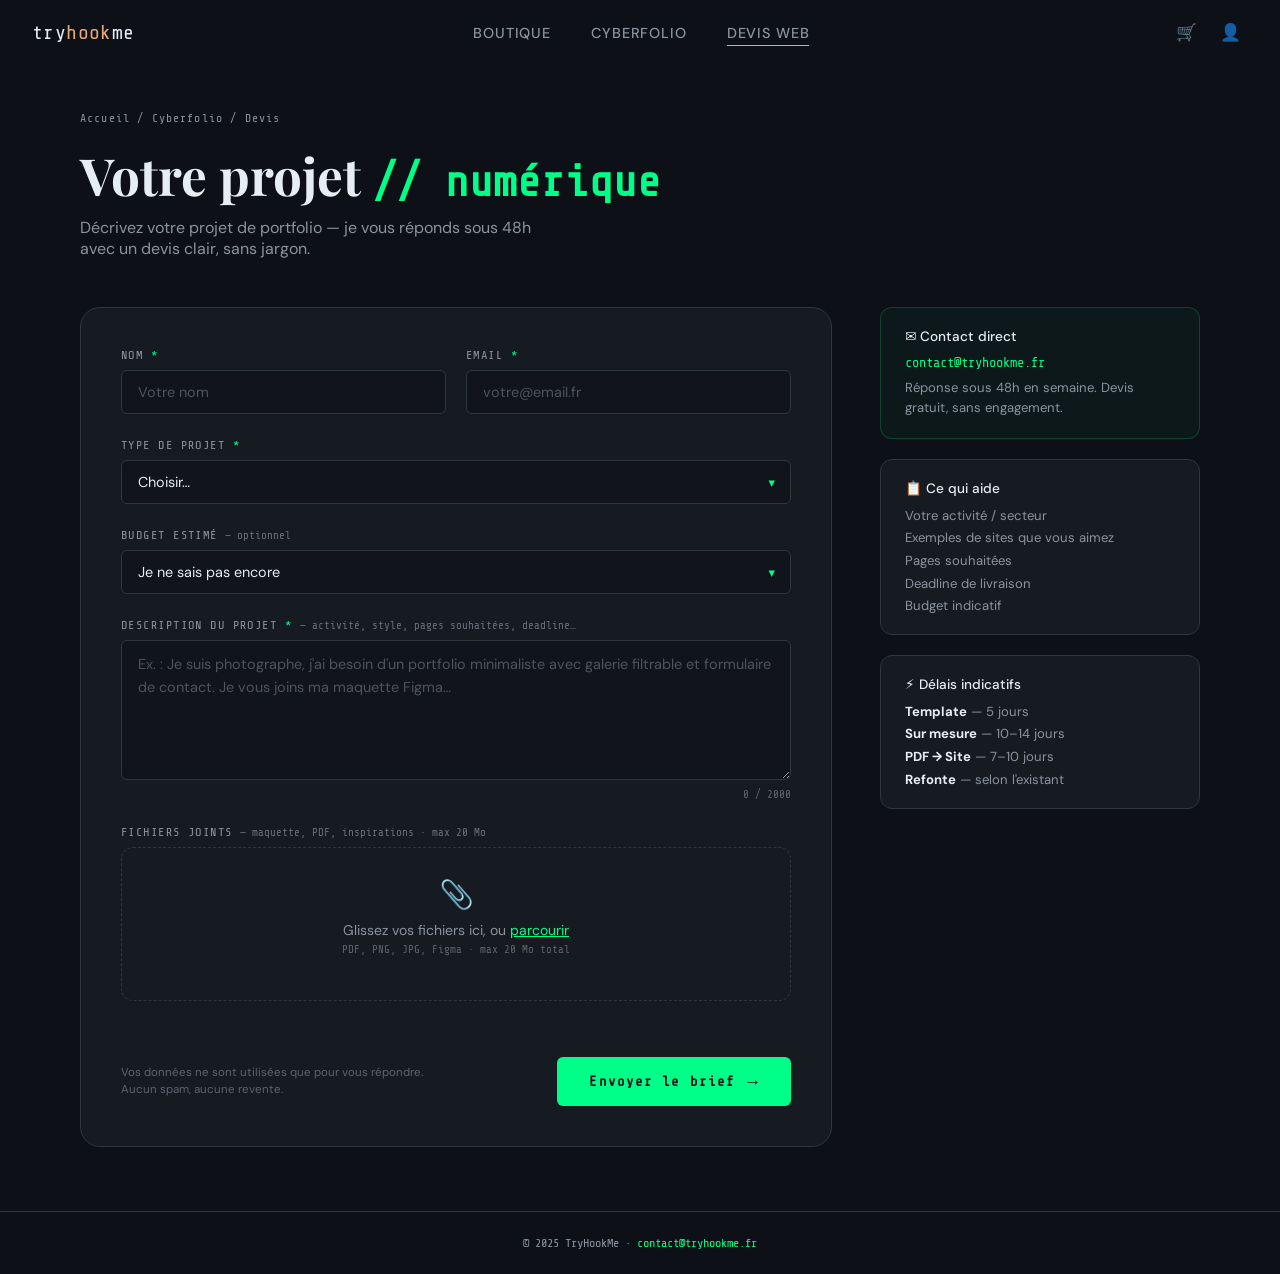
<file: devis-cyber.html>
<!DOCTYPE html>
<html lang="fr">
<head>
  <meta charset="UTF-8" />
  <meta name="viewport" content="width=device-width, initial-scale=1.0" />
  <title>Devis Cyberfolio – TryHookMe</title>
  <link rel="stylesheet" href="css/style.css" />
  <link rel="stylesheet" href="css/contact.css" />
  <link href="https://fonts.googleapis.com/css2?family=Playfair+Display:ital,wght@0,400;0,700;1,400&family=DM+Sans:wght@300;400;500&family=Share+Tech+Mono&display=swap" rel="stylesheet" />
</head>
<body class="page-devis-cyber">

  <!-- NAVBAR -->
  <nav class="navbar navbar-cyber" id="navbar">
    <a href="index.html" class="logo">
      <span class="logo-hook">try</span><span class="logo-hook-accent">hook</span><span class="logo-me">me</span>
    </a>
    <ul class="nav-links">
      <li><a href="boutique.html">Boutique</a></li>
      <li><a href="cyberfolio.html">Cyberfolio</a></li>
      <li><a href="devis-cyber.html" class="active">Devis web</a></li>
    </ul>
    <div class="nav-actions">
      <a href="panier.html" class="nav-icon" aria-label="Panier">
        🛒<span class="cart-badge" id="cart-count">0</span>
      </a>
      <a href="connexion.html" class="nav-icon" aria-label="Mon compte">👤</a>
    </div>
    <button class="nav-burger" id="navBurger" aria-label="Menu">
      <span></span><span></span><span></span>
    </button>
  </nav>

  <div class="contact-page">

    <!-- EN-TÊTE -->
    <div class="contact-breadcrumb">
      <a href="index.html">Accueil</a> / <a href="cyberfolio.html">Cyberfolio</a> / Devis
    </div>
    <h1 class="contact-title">
      Votre projet <span class="mono-span" style="color:var(--cyber-accent)">// numérique</span>
    </h1>
    <p class="contact-subtitle">
      Décrivez votre projet de portfolio — je vous réponds sous 48h avec un devis clair, sans jargon.
    </p>

    <div class="contact-layout">

      <!-- FORMULAIRE -->
      <div class="contact-form-wrap">
        <form class="contact-form" id="contactForm" novalidate>

          <div class="form-row two-col">
            <div class="form-group">
              <label class="form-label" for="nom">Nom <span class="required">*</span></label>
              <input class="form-input" type="text" id="nom" placeholder="Votre nom" required />
            </div>
            <div class="form-group">
              <label class="form-label" for="email">Email <span class="required">*</span></label>
              <input class="form-input" type="email" id="email" placeholder="votre@email.fr" required />
            </div>
          </div>

          <!-- Type de projet -->
          <div class="form-group">
            <label class="form-label" for="sujet">Type de projet <span class="required">*</span></label>
            <div class="select-wrap">
              <select class="form-select" id="sujet" required>
                <option value="" disabled selected>Choisir…</option>
                <optgroup label="Portfolio web">
                  <option value="template">Template personnalisé</option>
                  <option value="sur-mesure">Site sur mesure (brief)</option>
                  <option value="pdf-site">Retranscription PDF → site</option>
                </optgroup>
                <optgroup label="Autre mission">
                  <option value="refonte">Refonte d'un site existant</option>
                  <option value="landing">Landing page / page vitrine</option>
                  <option value="maintenance">Maintenance / mise à jour</option>
                </optgroup>
                <optgroup label="Autre">
                  <option value="question-cyber">Question générale</option>
                </optgroup>
              </select>
              <span class="select-arrow">▾</span>
            </div>
          </div>

          <!-- Budget estimé -->
          <div class="form-group">
            <label class="form-label" for="budget">Budget estimé <span class="form-hint"> — optionnel</span></label>
            <div class="select-wrap">
              <select class="form-select" id="budget">
                <option value="">Je ne sais pas encore</option>
                <option value="<100">Moins de 100 €</option>
                <option value="100-300">100 – 300 €</option>
                <option value="300-600">300 – 600 €</option>
                <option value="600+">Plus de 600 €</option>
              </select>
              <span class="select-arrow">▾</span>
            </div>
          </div>

          <!-- Description -->
          <div class="form-group">
            <label class="form-label" for="message">
              Description du projet <span class="required">*</span>
              <span class="form-hint"> — activité, style, pages souhaitées, deadline…</span>
            </label>
            <textarea class="form-textarea" id="message" placeholder="Ex. : Je suis photographe, j'ai besoin d'un portfolio minimaliste avec galerie filtrable et formulaire de contact. Je vous joins ma maquette Figma…" required></textarea>
            <span class="char-counter" id="charCounter">0 / 2000</span>
          </div>

          <!-- Fichiers (maquettes, PDF, inspirations) -->
          <div class="form-group">
            <label class="form-label" for="fileInput">
              Fichiers joints <span class="form-hint"> — maquette, PDF, inspirations · max 20 Mo</span>
            </label>
            <div class="file-drop-zone" id="fileDropZone">
              <input type="file" id="fileInput" class="file-input" multiple accept="image/*,.pdf,.fig,.sketch" />
              <div class="file-drop-inner">
                <div class="file-drop-icon">📎</div>
                <p class="file-drop-text">Glissez vos fichiers ici, ou <span class="file-browse-link">parcourir</span></p>
                <p class="file-drop-hint">PDF, PNG, JPG, Figma · max 20 Mo total</p>
              </div>
              <div class="file-list" id="fileList"></div>
            </div>
            <p class="file-warning" id="fileWarning"></p>
          </div>

          <!-- Submit -->
          <div class="form-submit-row">
            <p class="form-legal">Vos données ne sont utilisées que pour vous répondre. Aucun spam, aucune revente.</p>
            <button class="submit-btn" type="submit" id="submitBtn">
              Envoyer le brief
              <span class="submit-arrow">→</span>
            </button>
          </div>

        </form>

        <!-- Succès -->
        <div class="form-success" id="formSuccess" style="display:none;">
          <div class="success-icon">✓</div>
          <h2>Brief reçu !</h2>
          <p>Merci — je lis votre projet et vous reviens avec un devis détaillé sous 48h.</p>
          <a href="cyberfolio.html" class="back-home-btn">← Retour au Cyberfolio</a>
        </div>
      </div>

      <!-- ASIDE INFOS -->
      <aside class="contact-info">
        <div class="info-card cyber-card">
          <p class="info-card-title">✉️ Contact direct</p>
          <a href="mailto:contact@tryhookme.fr" class="info-email">contact@tryhookme.fr</a>
          <p class="info-note">Réponse sous 48h en semaine. Devis gratuit, sans engagement.</p>
        </div>
        <div class="info-card">
          <p class="info-card-title">📋 Ce qui aide</p>
          <ul class="info-list">
            <li>Votre activité / secteur</li>
            <li>Exemples de sites que vous aimez</li>
            <li>Pages souhaitées</li>
            <li>Deadline de livraison</li>
            <li>Budget indicatif</li>
          </ul>
        </div>
        <div class="info-card">
          <p class="info-card-title">⚡ Délais indicatifs</p>
          <ul class="info-list">
            <li><strong>Template</strong> — 5 jours</li>
            <li><strong>Sur mesure</strong> — 10–14 jours</li>
            <li><strong>PDF → Site</strong> — 7–10 jours</li>
            <li><strong>Refonte</strong> — selon l'existant</li>
          </ul>
        </div>
      </aside>

    </div>
  </div><!-- /contact-page -->

  <footer class="footer-inner footer-cyber">
    <p>&copy; 2025 TryHookMe · <a href="mailto:contact@tryhookme.fr">contact@tryhookme.fr</a></p>
  </footer>

  <script src="js/main.js"></script>
  <script src="js/contact.js"></script>
</body>
</html>
</file>
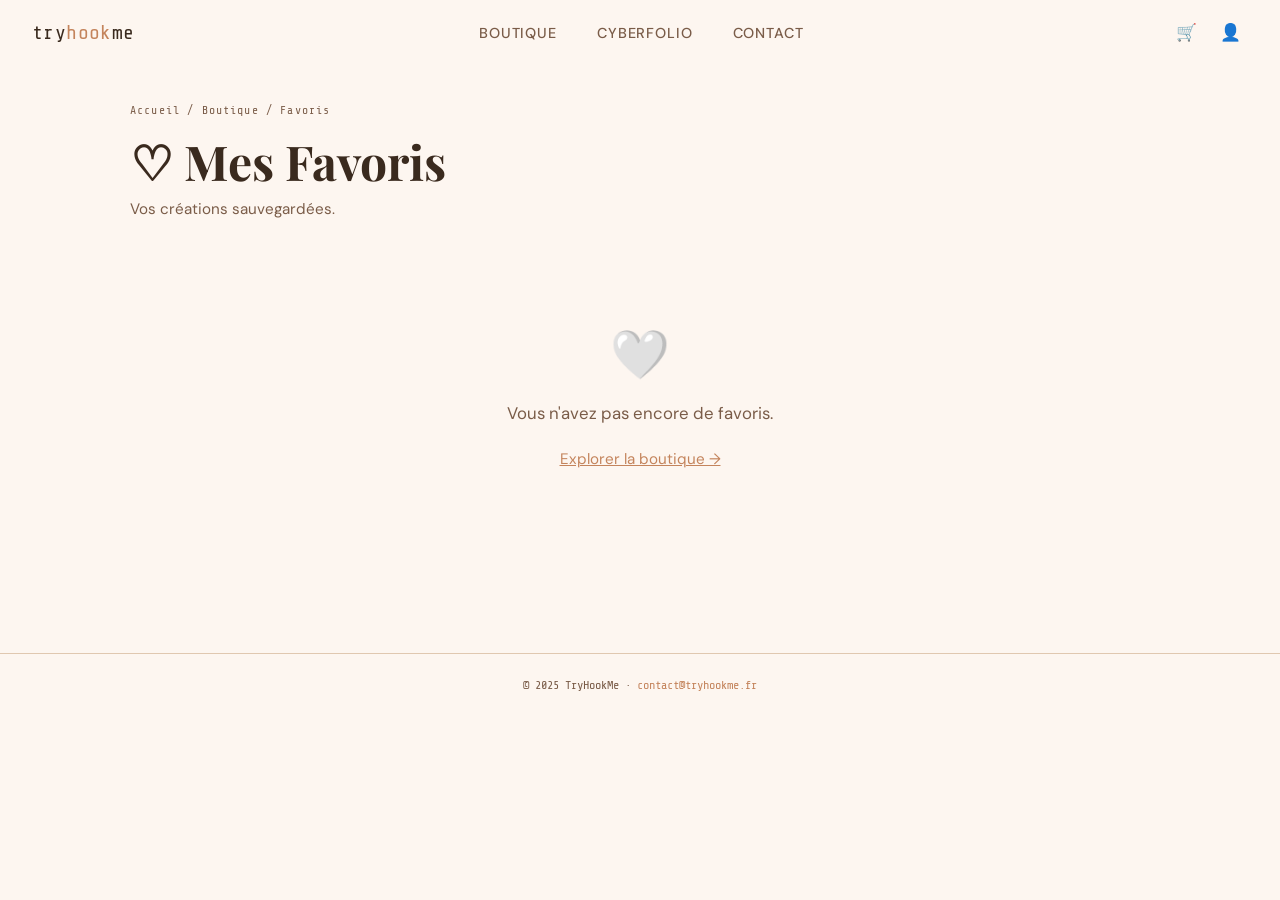
<file: favoris.html>
<!DOCTYPE html>
<html lang="fr">
<head>
  <meta charset="UTF-8" />
  <meta name="viewport" content="width=device-width, initial-scale=1.0" />
  <title>Mes Favoris – TryHookMe</title>
  <link rel="stylesheet" href="css/style.css" />
  <link rel="stylesheet" href="css/boutique.css" />
  <link rel="stylesheet" href="css/pages.css" />
  <link href="https://fonts.googleapis.com/css2?family=Playfair+Display:ital,wght@0,400;0,700;1,400&family=DM+Sans:wght@300;400;500&family=Share+Tech+Mono&display=swap" rel="stylesheet" />
</head>
<body class="page-boutique">

  <!-- NAVBAR -->
  <nav class="navbar navbar-craft" id="navbar">
    <a href="index.html" class="logo">
      <span class="logo-hook">try</span><span class="logo-hook-accent">hook</span><span class="logo-me">me</span>
    </a>
    <ul class="nav-links">
      <li><a href="boutique.html">Boutique</a></li>
      <li><a href="cyberfolio.html">Cyberfolio</a></li>
      <li><a href="devis-boutique.html">Contact</a></li>
    </ul>
    <div class="nav-actions">
      <a href="panier.html" class="nav-icon" aria-label="Panier">
        🛒<span class="cart-badge" id="cart-count">0</span>
      </a>
      <a href="connexion.html" class="nav-icon" aria-label="Mon compte">👤</a>
    </div>
    <button class="nav-burger" id="navBurger" aria-label="Menu">
      <span></span><span></span><span></span>
    </button>
  </nav>

  <main class="boutique-solo-main">

    <!-- HEADER -->
    <div class="page-header">
      <div class="boutique-breadcrumb">
        <a href="index.html">Accueil</a> / <a href="boutique.html">Boutique</a> / Favoris
      </div>
      <h1 class="boutique-page-title">♡ Mes Favoris</h1>
      <p class="boutique-page-sub" id="fav-subtitle">Vos créations sauvegardées.</p>
    </div>

    <!-- TOOLBAR -->
    <div class="boutique-toolbar" id="fav-toolbar" style="display:none">
      <span class="product-count" id="fav-total">0 article</span>
      <div class="boutique-sort">
        <label for="sort-fav">Trier :</label>
        <select id="sort-fav" class="sort-select">
          <option value="default">Ordre d'ajout</option>
          <option value="price-asc">Prix croissant</option>
          <option value="price-desc">Prix décroissant</option>
        </select>
      </div>
    </div>

    <!-- MESSAGE VIDE -->
    <div id="fav-empty" style="padding: 4rem 0; text-align:center; color: var(--craft-text-soft);">
      <div style="font-size:3rem; margin-bottom:1rem;">🤍</div>
      <p style="font-size:1.05rem; margin-bottom:1.5rem;">Vous n'avez pas encore de favoris.</p>
      <a href="boutique.html" style="color:var(--craft-accent); text-decoration:underline; font-size:0.95rem;">
        Explorer la boutique →
      </a>
    </div>

    <!-- GRILLE FAVORIS -->
    <section class="products-grid" id="favGrid"></section>

    <!-- BOUTON RETOUR -->
    <div style="text-align:center; margin-top:2rem;" id="fav-back" style="display:none">
      <a href="boutique.html" class="product-btn" style="display:inline-block; padding:0.75rem 2rem;">
        ← Retour à la boutique
      </a>
    </div>

  </main>

  <footer class="footer-inner">
    <p>&copy; 2025 TryHookMe · <a href="mailto:contact@tryhookme.fr">contact@tryhookme.fr</a></p>
  </footer>

  <script src="js/main.js"></script>
  <script>
    // ── Données produits (synchronisées avec boutique.html) ──
    const PRODUCTS = [
      { id:'1', name:'Suspension murale boho',    price:35, badge:'Crochet',  badgeClass:'',               emoji:'🧶', desc:'Décoration murale en macramé crocheté, tons naturels.' },
      { id:'2', name:'Pull cosy sur mesure',       price:80, badge:'Tricot',   badgeClass:'badge-tricot',   emoji:'🧣', desc:'Pull tricoté main, laine douce, coloris & taille au choix.' },
      { id:'3', name:'Tableau brodé personnalisé', price:45, badge:'Broderie', badgeClass:'badge-broderie', emoji:'🪡', desc:'Portrait, paysage, citation — tout est possible sur tissu.' },
      { id:'4', name:'Sac cabas crocheté',         price:30, badge:'Crochet',  badgeClass:'',               emoji:'👜', desc:'Sac tressé léger, idéal marché ou plage. Couleur au choix.' },
      { id:'5', name:'Bonnet & écharpe assortis',  price:40, badge:'Tricot',   badgeClass:'badge-tricot',   emoji:'🧢', desc:'Ensemble tricoté main, douillet pour l\'hiver.' },
      { id:'6', name:'Personnalisation vêtement',  price:20, badge:'Broderie', badgeClass:'badge-broderie', emoji:'👕', desc:'Envoyez votre vêtement, on y brode votre motif. Unique.' },
    ];

    let favorites = [];
    let cart = [];
    try { favorites = JSON.parse(localStorage.getItem('thm_favorites') || '[]'); } catch(e) {}
    try { cart = JSON.parse(localStorage.getItem('thm_cart') || '[]'); } catch(e) {}

    const grid    = document.getElementById('favGrid');
    const empty   = document.getElementById('fav-empty');
    const toolbar = document.getElementById('fav-toolbar');
    const total   = document.getElementById('fav-total');
    const back    = document.getElementById('fav-back');
    const sortFav = document.getElementById('sort-fav');

    let favProducts = PRODUCTS.filter(p => favorites.includes(p.id));

    function renderGrid(products) {
      grid.innerHTML = '';
      if (products.length === 0) {
        empty.style.display = 'block';
        toolbar.style.display = 'none';
        if (back) back.style.display = 'none';
        return;
      }
      empty.style.display = 'none';
      toolbar.style.display = 'flex';
      if (back) back.style.display = 'block';
      total.textContent = products.length + ' article' + (products.length > 1 ? 's' : '') + ' sauvegardé' + (products.length > 1 ? 's' : '');

      products.forEach(p => {
        const card = document.createElement('article');
        card.className = 'product-card';
        card.dataset.price = p.price;
        card.innerHTML = `
          <div class="product-img-wrap">
            <div class="product-img-placeholder">${p.emoji}</div>
            <span class="product-badge ${p.badgeClass}">${p.badge}</span>
            <button class="btn-wish active" data-id="${p.id}" aria-label="Retirer des favoris">❤️</button>
          </div>
          <div class="product-info">
            <h3 class="product-name">${p.name}</h3>
            <p class="product-desc">${p.desc}</p>
            <div class="product-footer">
              <span class="product-price">À partir de ${p.price} €</span>
              <div class="product-actions">
                <a href="devis-boutique.html" class="product-btn product-btn-devis">Devis</a>
                <button class="product-btn product-btn-cart" data-id="${p.id}" data-name="${p.name}" data-price="${p.price}" aria-label="Ajouter au panier">🛒</button>
              </div>
            </div>
          </div>`;
        grid.appendChild(card);
      });

      // Boutons retirer favoris
      grid.querySelectorAll('.btn-wish').forEach(btn => {
        btn.addEventListener('click', () => {
          const id = btn.dataset.id;
          favorites = favorites.filter(f => f !== id);
          localStorage.setItem('thm_favorites', JSON.stringify(favorites));
          favProducts = PRODUCTS.filter(p => favorites.includes(p.id));
          showToast('Retiré des favoris');
          renderGrid(favProducts);
        });
      });

      // Boutons panier
      grid.querySelectorAll('.product-btn-cart').forEach(btn => {
        btn.addEventListener('click', () => {
          const item = { id: btn.dataset.id, name: btn.dataset.name, price: parseInt(btn.dataset.price) };
          if (!cart.find(c => c.id === item.id)) {
            cart.push(item);
            localStorage.setItem('thm_cart', JSON.stringify(cart));
            updateCartBadge();
            showToast('🛒 Ajouté au panier !');
            btn.textContent = '✓';
            setTimeout(() => btn.textContent = '🛒', 1400);
          } else {
            showToast('Déjà dans le panier');
          }
        });
      });
    }

    // Tri
    if (sortFav) {
      sortFav.addEventListener('change', () => {
        let sorted = [...favProducts];
        if (sortFav.value === 'price-asc')  sorted.sort((a,b) => a.price - b.price);
        if (sortFav.value === 'price-desc') sorted.sort((a,b) => b.price - a.price);
        renderGrid(sorted);
      });
    }

    renderGrid(favProducts);
  </script>
</body>
</html>
</file>
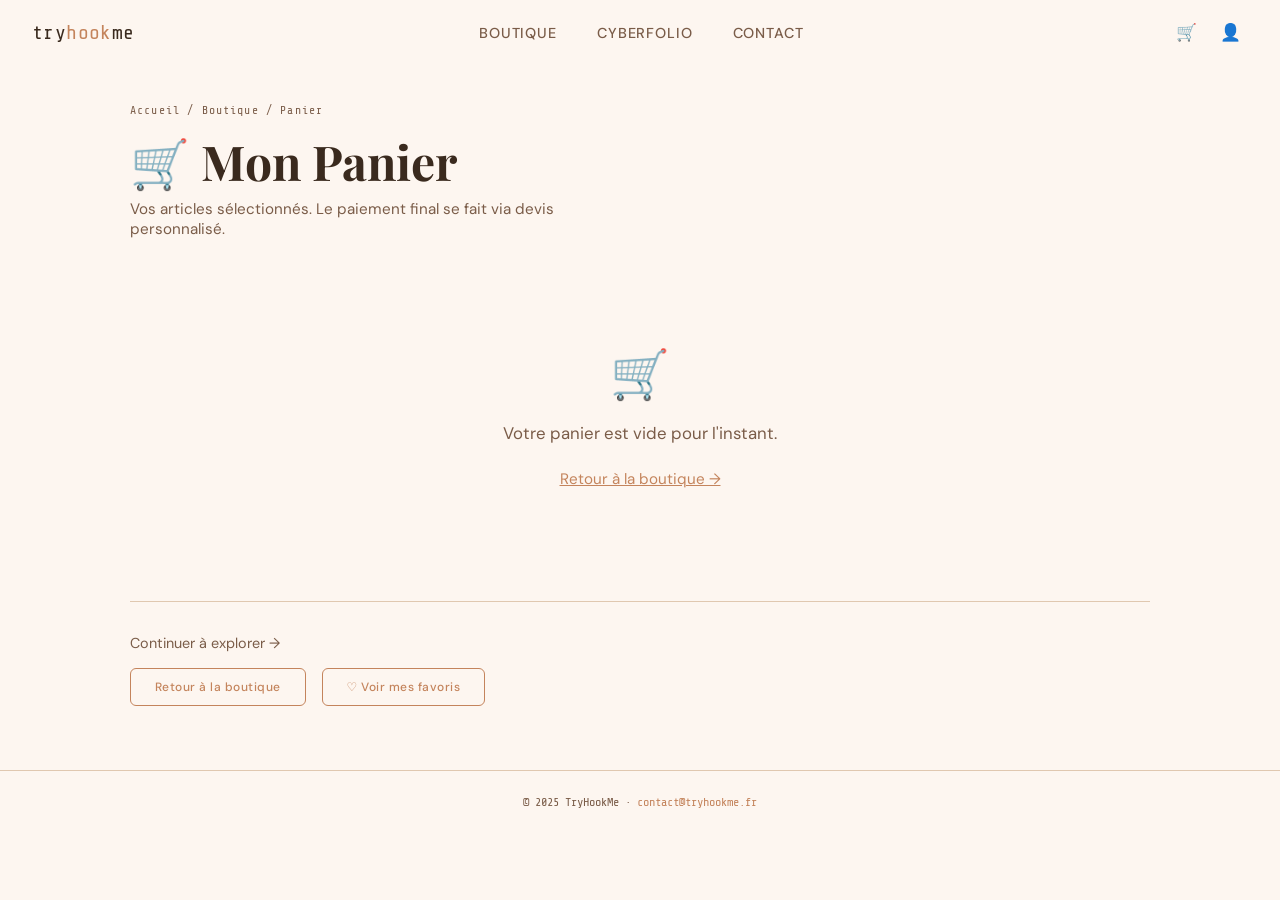
<file: panier.html>
<!DOCTYPE html>
<html lang="fr">
<head>
  <meta charset="UTF-8" />
  <meta name="viewport" content="width=device-width, initial-scale=1.0" />
  <title>Mon Panier – TryHookMe</title>
  <link rel="stylesheet" href="css/style.css" />
  <link rel="stylesheet" href="css/boutique.css" />
  <link rel="stylesheet" href="css/pages.css" />
  <link href="https://fonts.googleapis.com/css2?family=Playfair+Display:ital,wght@0,400;0,700;1,400&family=DM+Sans:wght@300;400;500&family=Share+Tech+Mono&display=swap" rel="stylesheet" />
</head>
<body class="page-boutique">

  <!-- NAVBAR -->
  <nav class="navbar navbar-craft" id="navbar">
    <a href="index.html" class="logo">
      <span class="logo-hook">try</span><span class="logo-hook-accent">hook</span><span class="logo-me">me</span>
    </a>
    <ul class="nav-links">
      <li><a href="boutique.html">Boutique</a></li>
      <li><a href="cyberfolio.html">Cyberfolio</a></li>
      <li><a href="devis-boutique.html">Contact</a></li>
    </ul>
    <div class="nav-actions">
      <a href="panier.html" class="nav-icon active" aria-label="Panier">
        🛒<span class="cart-badge" id="cart-count">0</span>
      </a>
      <a href="connexion.html" class="nav-icon" aria-label="Mon compte">👤</a>
    </div>
    <button class="nav-burger" id="navBurger" aria-label="Menu">
      <span></span><span></span><span></span>
    </button>
  </nav>

  <main class="boutique-solo-main">

    <!-- HEADER -->
    <div class="page-header">
      <div class="boutique-breadcrumb">
        <a href="index.html">Accueil</a> / <a href="boutique.html">Boutique</a> / Panier
      </div>
      <h1 class="boutique-page-title">🛒 Mon Panier</h1>
      <p class="boutique-page-sub">Vos articles sélectionnés. Le paiement final se fait via devis personnalisé.</p>
    </div>

    <!-- PANIER VIDE -->
    <div id="cart-empty" style="padding:4rem 0; text-align:center; color:var(--craft-text-soft); display:none;">
      <div style="font-size:3rem; margin-bottom:1rem;">🛒</div>
      <p style="font-size:1.05rem; margin-bottom:1.5rem;">Votre panier est vide pour l'instant.</p>
      <a href="boutique.html" style="color:var(--craft-accent); text-decoration:underline; font-size:0.95rem;">
        Retour à la boutique →
      </a>
    </div>

    <!-- LISTE PANIER -->
    <div id="cart-filled" style="display:none;">

      <div class="cart-list" id="cart-list"></div>

      <!-- RÉSUMÉ -->
      <div class="cart-summary">
        <div class="cart-total-label">
          Total estimé : <strong id="cart-total-amount">0 €</strong>
          <div style="font-size:0.75rem; color:var(--craft-text-soft); margin-top:0.25rem;">
            (tarifs de base — le devis précis est gratuit)
          </div>
        </div>
        <a href="devis-boutique.html?sujet=devis-crochet" class="cart-cta-btn">
          Demander un devis pour ma sélection →
        </a>
      </div>

      <!-- VIDER -->
      <div style="text-align:right; margin-top:1rem;">
        <button id="clear-cart" style="background:none; border:none; color:var(--craft-text-soft); font-size:0.82rem; cursor:pointer; text-decoration:underline;">
          Vider le panier
        </button>
      </div>
    </div>

    <!-- SUGGESTIONS -->
    <div style="margin-top:3rem; padding-top:2rem; border-top:1px solid var(--craft-border);">
      <p style="font-size:0.9rem; color:var(--craft-text-soft); margin-bottom:1rem;">
        Continuer à explorer →
      </p>
      <a href="boutique.html" class="product-btn" style="display:inline-block; padding:0.65rem 1.5rem; margin-right:0.75rem;">
        Retour à la boutique
      </a>
      <a href="favoris.html" class="product-btn" style="display:inline-block; padding:0.65rem 1.5rem;">
        ♡ Voir mes favoris
      </a>
    </div>

  </main>

  <footer class="footer-inner">
    <p>&copy; 2025 TryHookMe · <a href="mailto:contact@tryhookme.fr">contact@tryhookme.fr</a></p>
  </footer>

  <script src="js/main.js"></script>
  <script>
    let cart = [];
    try { cart = JSON.parse(localStorage.getItem('thm_cart') || '[]'); } catch(e) {}

    const emptyDiv  = document.getElementById('cart-empty');
    const filledDiv = document.getElementById('cart-filled');
    const listEl    = document.getElementById('cart-list');
    const totalEl   = document.getElementById('cart-total-amount');
    const clearBtn  = document.getElementById('clear-cart');

    function renderCart() {
  listEl.innerHTML = '';
  if (cart.length === 0) {
    emptyDiv.style.display  = 'block';
    filledDiv.style.display = 'none';
    updateCartBadge();
    return;
  }
  emptyDiv.style.display  = 'none';
  filledDiv.style.display = 'block';
  let total = 0;
  cart.forEach((item, i) => {
    const qty = item.qty || 1;
    total += parseInt(item.price || 0) * qty;
    const row = document.createElement('div');
    row.className = 'cart-item';
    row.innerHTML = `
      <span class="cart-item-name">${item.name}</span>
      <div class="cart-item-qty">
        <button class="qty-btn qty-minus" data-idx="${i}">−</button>
        <span class="qty-val">${qty}</span>
        <button class="qty-btn qty-plus" data-idx="${i}">+</button>
      </div>
      <span class="cart-item-price">${item.price * qty} €</span>
      <button class="cart-item-remove" data-idx="${i}" aria-label="Retirer">✕</button>`;
    listEl.appendChild(row);
  });

  totalEl.textContent = 'à partir de ' + total + ' €';

  listEl.querySelectorAll('.cart-item-remove').forEach(btn => {
    btn.addEventListener('click', () => {
      cart.splice(parseInt(btn.dataset.idx), 1);
      localStorage.setItem('thm_cart', JSON.stringify(cart));
      showToast('Article retiré du panier');
      renderCart();
    });
  });

  listEl.querySelectorAll('.qty-plus').forEach(btn => {
    btn.addEventListener('click', () => {
      cart[parseInt(btn.dataset.idx)].qty = (cart[parseInt(btn.dataset.idx)].qty || 1) + 1;
      localStorage.setItem('thm_cart', JSON.stringify(cart));
      renderCart();
    });
  });

  listEl.querySelectorAll('.qty-minus').forEach(btn => {
    btn.addEventListener('click', () => {
      const i = parseInt(btn.dataset.idx);
      cart[i].qty = (cart[i].qty || 1) - 1;
      if (cart[i].qty <= 0) cart.splice(i, 1);
      localStorage.setItem('thm_cart', JSON.stringify(cart));
      renderCart();
    });
  });

  updateCartBadge();
}

    // Vider tout
    if (clearBtn) {
      clearBtn.addEventListener('click', () => {
        if (confirm('Vider le panier ?')) {
          cart = [];
          localStorage.setItem('thm_cart', JSON.stringify(cart));
          renderCart();
        }
      });
    }

    renderCart();
  </script>
</body>
</html>
</file>
<file: css/style.css>
/* ===================================================
   TRYHOOKME — STYLE PRINCIPAL
   Typographies : Playfair Display + DM Sans + Share Tech Mono
   =================================================== */

/* ── RESET & BASE ──────────────────────────────────── */
*, *::before, *::after { box-sizing: border-box; margin: 0; padding: 0; }

:root {
  /* Palette Craft (gauche, chaud) */
  --craft-bg:        #fdf6f0;
  --craft-bg-alt:    #f5e8d8;
  --craft-accent:    #c4845c;
  --craft-accent2:   #e8a87c;
  --craft-deep:      #7a3f22;
  --craft-text:      #3a2a1e;
  --craft-text-soft: #7a5c48;
  --craft-border:    #e0c8b0;

  /* Palette Cyber (droite, sombre) */
  --cyber-bg:        #0d1117;
  --cyber-bg-alt:    #161b22;
  --cyber-accent:    #00ff88;
  --cyber-accent2:   #00c8ff;
  --cyber-text:      #e6edf3;
  --cyber-text-soft: #8b949e;
  --cyber-border:    #30363d;
  --cyber-dim:       #484f58;

  /* Commun */
  --navbar-h:    64px;
  --radius-sm:   6px;
  --radius-md:   12px;
  --radius-lg:   20px;
  --transition:  0.35s cubic-bezier(0.4, 0, 0.2, 1);
  --font-serif:  'Playfair Display', Georgia, serif;
  --font-sans:   'DM Sans', system-ui, sans-serif;
  --font-mono:   'Share Tech Mono', 'Courier New', monospace;
}

html { scroll-behavior: smooth; }

body {
  font-family: var(--font-sans);
  min-height: 100vh;
  overflow-x: hidden;
  -webkit-font-smoothing: antialiased;
}

a { color: inherit; text-decoration: none; }
ul { list-style: none; }
img { display: block; max-width: 100%; }

/* ── NAVBAR ────────────────────────────────────────── */
.navbar {
  position: fixed;
  top: 0; left: 0; right: 0;
  height: var(--navbar-h);
  display: flex;
  align-items: center;
  justify-content: space-between;
  padding: 0 2rem;
  z-index: 1000;
  background: transparent;
  transition: background var(--transition), box-shadow var(--transition);
}

.navbar.scrolled {
  background: rgba(13, 17, 23, 0.92);
  backdrop-filter: blur(12px);
  box-shadow: 0 1px 0 rgba(255,255,255,0.07);
}

.page-boutique .navbar.scrolled,
.page-boutique .navbar-craft.scrolled { background: rgba(253, 246, 240, 0.96); }
.page-contact  .navbar.scrolled { background: rgba(13, 17, 23, 0.95); }

/* Logo */
.logo {
  font-family: var(--font-mono);
  font-size: 1.25rem;
  letter-spacing: 0.02em;
  color: #fff;
  transition: opacity 0.2s;
}
.logo:hover { opacity: 0.75; }
.logo-hook        { color: #fff; }
.logo-hook-accent { color: var(--craft-accent2); }
.logo-me          { color: var(--cyber-accent); }

.page-boutique .logo-hook,
.page-boutique .logo-me { color: var(--craft-text); }
.page-boutique .logo-hook-accent { color: var(--craft-accent); }

/* Nav links */
.nav-links {
  display: flex;
  gap: 2.5rem;
  align-items: center;
}

.nav-links a {
  font-family: var(--font-sans);
  font-size: 0.9rem;
  font-weight: 500;
  letter-spacing: 0.06em;
  text-transform: uppercase;
  color: rgba(255,255,255,0.75);
  transition: color 0.2s;
  position: relative;
}
.nav-links a::after {
  content: '';
  position: absolute;
  bottom: -4px; left: 0; right: 0;
  height: 1px;
  background: var(--craft-accent2);
  transform: scaleX(0);
  transform-origin: left;
  transition: transform 0.3s;
}
.nav-links a:hover,
.nav-links a.active { color: #fff; }
.nav-links a:hover::after,
.nav-links a.active::after { transform: scaleX(1); }

.page-boutique .nav-links a { color: var(--craft-text-soft); }
.page-boutique .nav-links a:hover,
.page-boutique .nav-links a.active { color: var(--craft-text); }

/* ── NAV ACTIONS (panier + compte) ─────────────────── */
.nav-actions {
  display: flex;
  align-items: center;
  gap: 0.5rem;
  margin-left: 1.25rem;
}

.nav-icon {
  position: relative;
  display: flex;
  align-items: center;
  justify-content: center;
  width: 36px; height: 36px;
  border-radius: 50%;
  font-size: 1.05rem;
  color: rgba(255,255,255,0.75);
  transition: background 0.2s, color 0.2s;
  text-decoration: none;
}
.nav-icon:hover {
  background: rgba(255,255,255,0.1);
  color: #fff;
}

.page-boutique .nav-icon { color: var(--craft-text-soft); }
.page-boutique .nav-icon:hover { background: rgba(196,132,92,0.12); color: var(--craft-text); }

.cart-badge {
  position: absolute;
  top: 2px; right: 2px;
  background: var(--craft-accent);
  color: #fff;
  font-size: 0.55rem;
  font-family: var(--font-mono);
  font-weight: 700;
  width: 15px; height: 15px;
  border-radius: 50%;
  display: flex;
  align-items: center;
  justify-content: center;
  opacity: 0;
  transition: opacity 0.2s, transform 0.2s;
  transform: scale(0.8);
}
.cart-badge.visible {
  opacity: 1;
  transform: scale(1);
}

/* Burger mobile */
.nav-burger {
  display: none;
  flex-direction: column;
  gap: 5px;
  background: none;
  border: none;
  cursor: pointer;
  padding: 4px;
}
.nav-burger span {
  display: block;
  width: 24px; height: 2px;
  background: currentColor;
  border-radius: 2px;
  transition: var(--transition);
  color: #fff;
}

/* ── HOMEPAGE — SPLIT HERO ──────────────────────────── */
.split-hero {
  display: flex;
  min-height: 100vh;
  position: relative;
}

/* PANEL */
.panel {
  flex: 1;
  position: relative;
  display: flex;
  align-items: center;
  justify-content: center;
  cursor: pointer;
  overflow: hidden;
  transition: flex var(--transition);
  min-height: 100vh;
  padding: 6rem 4rem 4rem;
}

.panel:hover,
.panel:focus { flex: 2.8; outline: none; }
.split-hero:has(.panel:hover) .panel:not(:hover) { flex: 0.4; }
.split-hero:has(.panel:focus) .panel:not(:focus) { flex: 0.4; }

.panel-craft { background-color: var(--craft-bg); }
.panel-cyber  { background-color: var(--cyber-bg); }

.panel-bg-texture {
  position: absolute; inset: 0;
  pointer-events: none;
}
.craft-texture {
  background-image:
    radial-gradient(circle at 20% 80%, rgba(196,132,92,0.12) 0%, transparent 50%),
    radial-gradient(circle at 80% 20%, rgba(232,168,124,0.10) 0%, transparent 50%),
    url("data:image/svg+xml,%3Csvg width='40' height='40' viewBox='0 0 40 40' xmlns='http://www.w3.org/2000/svg'%3E%3Cg fill='none' stroke='%23c4845c' stroke-width='0.3' opacity='0.15'%3E%3Ccircle cx='20' cy='20' r='15'/%3E%3Ccircle cx='0' cy='0' r='15'/%3E%3Ccircle cx='40' cy='0' r='15'/%3E%3Ccircle cx='0' cy='40' r='15'/%3E%3Ccircle cx='40' cy='40' r='15'/%3E%3C/g%3E%3C/svg%3E");
}
.cyber-texture {
  background-image:
    radial-gradient(circle at 80% 80%, rgba(0,255,136,0.06) 0%, transparent 60%),
    radial-gradient(circle at 10% 10%, rgba(0,200,255,0.05) 0%, transparent 50%),
    url("data:image/svg+xml,%3Csvg width='30' height='30' viewBox='0 0 30 30' xmlns='http://www.w3.org/2000/svg'%3E%3Cg fill='none' stroke='%2300ff88' stroke-width='0.3' opacity='0.08'%3E%3Crect x='5' y='5' width='20' height='20'/%3E%3Cline x1='0' y1='15' x2='30' y2='15'/%3E%3Cline x1='15' y1='0' x2='15' y2='30'/%3E%3C/g%3E%3C/svg%3E");
}

.panel-content {
  position: relative;
  z-index: 2;
  text-align: center;
  max-width: 420px;
  transition: opacity var(--transition), transform var(--transition);
}

.panel-tag {
  font-family: var(--font-mono);
  font-size: 0.72rem;
  letter-spacing: 0.2em;
  text-transform: uppercase;
  color: var(--craft-accent);
  margin-bottom: 1.2rem;
  opacity: 0.9;
}
.cyber-tag { color: var(--cyber-accent); }

.panel-title {
  font-family: var(--font-serif);
  display: flex;
  flex-direction: column;
  gap: 0.1em;
  margin-bottom: 1.2rem;
}
.craft-title {
  font-size: clamp(2rem, 4vw, 3.5rem);
  color: var(--craft-text);
  line-height: 1.1;
}
.cyber-title {
  font-size: clamp(2rem, 4vw, 3rem);
  color: var(--cyber-text);
  line-height: 1.15;
}
.italic-span { font-style: italic; }
.mono-span   { font-family: var(--font-mono); font-size: 0.85em; }

.panel-sub {
  font-size: 0.95rem;
  line-height: 1.6;
  margin-bottom: 2rem;
  color: var(--craft-text-soft);
}
.cyber-sub { color: var(--cyber-text-soft); }

.panel-btn {
  display: inline-block;
  padding: 0.85rem 2rem;
  font-family: var(--font-sans);
  font-size: 0.875rem;
  font-weight: 500;
  letter-spacing: 0.08em;
  text-transform: uppercase;
  border-radius: var(--radius-sm);
  transition: var(--transition);
  opacity: 0;
  transform: translateY(8px);
}
.panel:hover .panel-btn,
.panel:focus .panel-btn { opacity: 1; transform: translateY(0); }

.craft-btn {
  background: var(--craft-accent);
  color: #fff;
  border: 2px solid var(--craft-accent);
}
.craft-btn:hover { background: transparent; color: var(--craft-accent); }

.cyber-btn {
  background: transparent;
  color: var(--cyber-accent);
  border: 1.5px solid var(--cyber-accent);
  font-family: var(--font-mono);
}
.cyber-btn:hover { background: var(--cyber-accent); color: var(--cyber-bg); }

.panel-deco {
  position: absolute;
  width: min(320px, 45%);
  opacity: 0;
  transition: opacity 0.5s 0.1s;
  pointer-events: none;
  z-index: 1;
}
.craft-deco { bottom: 8%; right: 5%; color: var(--craft-accent); }
.cyber-deco { top: 12%; left: 5%; color: var(--cyber-accent); }
.panel:hover .panel-deco,
.panel:focus .panel-deco { opacity: 1; }
.deco-svg { width: 100%; height: auto; }

.panel-arrow {
  position: absolute;
  bottom: 2.5rem; right: 2rem;
  font-size: 1.5rem;
  opacity: 0.3;
  transition: opacity 0.3s, transform 0.3s;
  color: var(--craft-text);
}
.panel-cyber .panel-arrow { color: var(--cyber-text); }
.panel:hover .panel-arrow,
.panel:focus .panel-arrow { opacity: 0.8; transform: translateX(6px); }

.split-divider {
  position: absolute;
  left: 50%; top: 0; bottom: 0;
  transform: translateX(-50%);
  display: flex;
  flex-direction: column;
  align-items: center;
  justify-content: center;
  z-index: 10;
  pointer-events: none;
  gap: 1rem;
  transition: opacity var(--transition);
}
.split-hero:has(.panel:hover) .split-divider { opacity: 0; }

.divider-line {
  width: 1px; height: 80px;
  background: linear-gradient(to bottom, transparent, rgba(255,255,255,0.3), transparent);
}
.divider-logo {
  font-family: var(--font-mono);
  font-size: 0.65rem;
  letter-spacing: 0.15em;
  writing-mode: vertical-rl;
  color: rgba(255,255,255,0.5);
  padding: 0.5rem 0;
}
.divider-logo .accent { color: var(--craft-accent2); }

.footer-home {
  position: fixed;
  bottom: 0; left: 0; right: 0;
  text-align: center;
  padding: 0.75rem;
  font-size: 0.75rem;
  color: rgba(255,255,255,0.35);
  font-family: var(--font-mono);
  pointer-events: none;
  z-index: 5;
}
.footer-home a { pointer-events: auto; color: rgba(255,255,255,0.5); }
.footer-home a:hover { color: #fff; }

/* ── FOOTER INNER PAGES ─────────────────────────────── */
.footer-inner {
  padding: 1.5rem 2rem;
  text-align: center;
  font-family: var(--font-mono);
  font-size: 0.75rem;
  border-top: 1px solid var(--craft-border);
  color: var(--craft-text-soft);
}
.footer-inner a { color: var(--craft-accent); }
.footer-inner a:hover { text-decoration: underline; }

.footer-cyber {
  background: var(--cyber-bg);
  border-top-color: var(--cyber-border);
  color: var(--cyber-text-soft);
}
.footer-cyber a { color: var(--cyber-accent); }

/* ── UTILITIES ──────────────────────────────────────── */
.page-cyber     { background: var(--cyber-bg); color: var(--cyber-text); }
.page-boutique  { background: var(--craft-bg); color: var(--craft-text); }
.page-contact   { background: var(--cyber-bg); color: var(--cyber-text); }
.page-devis-cyber { background: var(--cyber-bg); color: var(--cyber-text); }
.page-devis-craft { background: var(--craft-bg); color: var(--craft-text); }

/* ── RESPONSIVE ─────────────────────────────────────── */
@media (max-width: 768px) {
  .split-hero { flex-direction: column; }
  .panel { min-height: 50vh; flex: 1 !important; padding: 5rem 2rem 3rem; }
  .split-divider { flex-direction: row; top: 50%; bottom: auto; left: 0; right: 0; transform: translateY(-50%); gap: 0; }
  .divider-line { width: 40%; height: 1px; background: linear-gradient(to right, transparent, rgba(255,255,255,0.3), transparent); }
  .divider-logo { writing-mode: horizontal-tb; font-size: 0.7rem; padding: 0 0.5rem; }
  .panel:hover .panel-btn, .panel:focus .panel-btn { opacity: 1; transform: none; }
  .nav-links { display: none; flex-direction: column; position: fixed; top: var(--navbar-h); left: 0; right: 0; background: rgba(13,17,23,0.97); padding: 1.5rem 2rem; gap: 1.5rem; }
  .nav-links.open { display: flex; }
  .nav-burger { display: flex; }
  .panel-deco { opacity: 0.3; }
}

@media (max-width: 480px) {
  .navbar { padding: 0 1rem; }
  .craft-title, .cyber-title { font-size: 1.8rem; }
  .panel-sub { font-size: 0.875rem; }
  .nav-actions { margin-left: 0.5rem; gap: 0.25rem; }
}
</file>
<file: css/boutique.css>
/* ===================================================
   TRYHOOKME — BOUTIQUE
   =================================================== */

.page-boutique {
  background: var(--craft-bg);
  color: var(--craft-text);
}

/* Navbar craft override */
.navbar-craft .logo-hook,
.navbar-craft .logo-me { color: var(--craft-text); }
.navbar-craft .logo-hook-accent { color: var(--craft-accent); }
.navbar-craft .nav-links a { color: var(--craft-text-soft); }
.navbar-craft .nav-links a:hover,
.navbar-craft .nav-links a.active { color: var(--craft-text); }
.navbar-craft .nav-links a::after { background: var(--craft-accent); }
.navbar-craft.scrolled {
  background: rgba(253,246,240,0.96);
  backdrop-filter: blur(12px);
  box-shadow: 0 1px 0 var(--craft-border);
}
.navbar-craft .nav-burger span { background: var(--craft-text); }

/* ── LAYOUT ─────────────────────────────────────────── */
.boutique-layout {
  display: flex;
  min-height: 100vh;
  padding-top: var(--navbar-h);
}

/* ── SIDEBAR ────────────────────────────────────────── */
.sidebar {
  width: 260px;
  flex-shrink: 0;
  position: sticky;
  top: var(--navbar-h);
  height: calc(100vh - var(--navbar-h));
  overflow-y: auto;
  border-right: 1px solid var(--craft-border);
  background: #faf3eb;
  transition: transform 0.3s;
}

.sidebar-inner { padding: 2rem 1.5rem; }

.sidebar-title {
  font-family: var(--font-serif);
  font-size: 1.1rem;
  color: var(--craft-text);
  margin-bottom: 1.25rem;
  padding-bottom: 0.75rem;
  border-bottom: 1px solid var(--craft-border);
}

.sidebar-nav {
  display: flex;
  flex-direction: column;
  gap: 0.25rem;
  margin-bottom: 1.5rem;
}

.sidebar-link {
  font-family: var(--font-sans);
  font-size: 0.875rem;
  color: var(--craft-text-soft);
  padding: 0.5rem 0.75rem;
  border-radius: var(--radius-sm);
  transition: background 0.2s, color 0.2s;
  display: block;
}
.sidebar-link:hover,
.sidebar-link.active {
  background: rgba(196,132,92,0.12);
  color: var(--craft-accent);
}

/* Lien favoris */
.sidebar-favorites {
  color: #c4845c;
  font-weight: 500;
  display: flex;
  align-items: center;
  justify-content: space-between;
}
.fav-sidebar-count {
  font-size: 0.75rem;
  background: #e05c7a;
  color: #fff;
  border-radius: 10px;
  padding: 0.1rem 0.4rem;
  font-family: var(--font-mono);
}

.sidebar-separator {
  height: 1px;
  background: var(--craft-border);
  margin: 1.25rem 0;
}

.sidebar-section-title {
  font-family: var(--font-mono);
  font-size: 0.7rem;
  letter-spacing: 0.15em;
  text-transform: uppercase;
  color: var(--craft-text-soft);
  margin-bottom: 0.6rem;
}

.sidebar-note {
  font-size: 0.82rem;
  color: var(--craft-text-soft);
  line-height: 1.5;
  margin-bottom: 0.9rem;
}

.sidebar-cta-btn {
  display: block;
  text-align: center;
  padding: 0.65rem 1rem;
  background: var(--craft-accent);
  color: #fff;
  border-radius: var(--radius-sm);
  font-size: 0.82rem;
  font-weight: 500;
  letter-spacing: 0.04em;
  transition: background 0.2s, transform 0.2s;
}
.sidebar-cta-btn:hover { background: #b07048; transform: translateY(-1px); }

.payment-badges {
  display: flex;
  flex-wrap: wrap;
  gap: 0.4rem;
  margin-top: 0.5rem;
}
.badge {
  font-family: var(--font-mono);
  font-size: 0.68rem;
  padding: 0.25rem 0.55rem;
  border: 1px solid var(--craft-border);
  border-radius: 4px;
  color: var(--craft-text-soft);
}

.sidebar-toggle {
  display: none;
  position: absolute;
  top: 1rem; right: -2.5rem;
  background: var(--craft-accent);
  color: #fff;
  border: none;
  width: 36px; height: 36px;
  border-radius: 0 var(--radius-sm) var(--radius-sm) 0;
  cursor: pointer;
  font-size: 1rem;
  z-index: 20;
}

/* ── FILTRE PRIX ─────────────────────────────────────── */
.price-filter { margin-bottom: 0.5rem; }
.price-display {
  display: flex;
  justify-content: space-between;
  font-size: 0.8rem;
  margin-bottom: 0.5rem;
  color: var(--craft-text-soft);
  font-family: var(--font-mono);
}
.price-range-input {
  width: 100%;
  accent-color: var(--craft-accent);
  cursor: pointer;
}

/* ── MAIN BOUTIQUE ──────────────────────────────────── */
.boutique-main {
  flex: 1;
  padding: 2.5rem 3rem;
  min-width: 0;
}

.boutique-breadcrumb {
  font-family: var(--font-mono);
  font-size: 0.72rem;
  letter-spacing: 0.1em;
  color: var(--craft-text-soft);
  margin-bottom: 1rem;
}
.boutique-breadcrumb a:hover { color: var(--craft-accent); }

.boutique-page-title {
  font-family: var(--font-serif);
  font-size: clamp(2rem, 4vw, 3rem);
  color: var(--craft-text);
  margin-bottom: 0.5rem;
}
.boutique-page-sub {
  font-size: 0.95rem;
  color: var(--craft-text-soft);
  margin-bottom: 1.5rem;
  max-width: 520px;
}

/* ── TOOLBAR TRI/COMPTE ─────────────────────────────── */
.boutique-toolbar {
  display: flex;
  justify-content: space-between;
  align-items: center;
  margin-bottom: 2rem;
  padding-bottom: 1rem;
  border-bottom: 1px solid var(--craft-border);
  flex-wrap: wrap;
  gap: 0.75rem;
}
.product-count {
  font-size: 0.8rem;
  color: var(--craft-text-soft);
  font-family: var(--font-mono);
}
.boutique-sort {
  display: flex;
  align-items: center;
  gap: 0.6rem;
  font-size: 0.82rem;
  color: var(--craft-text-soft);
}
.sort-select {
  font-family: var(--font-sans);
  font-size: 0.82rem;
  border: 1px solid var(--craft-border);
  padding: 0.35rem 0.7rem;
  border-radius: 4px;
  background: white;
  color: var(--craft-text);
  cursor: pointer;
  outline: none;
}
.sort-select:focus { border-color: var(--craft-accent); }

/* ── GRILLE PRODUITS ────────────────────────────────── */
.products-grid {
  display: grid;
  grid-template-columns: repeat(auto-fill, minmax(260px, 1fr));
  gap: 1.75rem;
  margin-bottom: 3.5rem;
}

.product-card {
  background: #fff;
  border: 1px solid var(--craft-border);
  border-radius: var(--radius-md);
  overflow: hidden;
  transition: transform 0.25s, box-shadow 0.25s;
  display: flex;
  flex-direction: column;
}

.product-card:hover {
  transform: translateY(-4px);
  box-shadow: 0 12px 32px rgba(196,132,92,0.15);
}

.product-img-wrap {
  position: relative;
  aspect-ratio: 4/3;
  overflow: hidden;
  border-radius: var(--radius-md) var(--radius-md) 0 0;
  background: var(--craft-bg-alt);
}

.product-img {
  width: 100%; height: 100%;
  object-fit: cover;
  transition: transform 0.4s;
}
.product-card:hover .product-img { transform: scale(1.04); }

.product-img-placeholder {
  width: 100%; height: 100%;
  display: flex;
  align-items: center;
  justify-content: center;
  font-size: 3rem;
  background: var(--craft-bg-alt);
  color: var(--craft-accent);
}

/* Badges catégorie (violet = broderie, vert = tricot, orange = crochet) */
.product-badge {
  position: absolute;
  top: 0.75rem; left: 0.75rem;
  font-family: var(--font-mono);
  font-size: 0.65rem;
  letter-spacing: 0.12em;
  text-transform: uppercase;
  background: var(--craft-accent);
  color: #fff;
  padding: 0.25rem 0.6rem;
  border-radius: 4px;
  z-index: 2;
}
.badge-tricot   { background: #7c9e8a; }   /* vert */
.badge-broderie { background: #9a7cb8; }   /* violet */

/* Bouton favoris (coeur) */
.btn-wish {
  position: absolute;
  top: 0.75rem; right: 0.75rem;
  background: rgba(255,255,255,0.88);
  border: none;
  border-radius: 50%;
  width: 34px; height: 34px;
  cursor: pointer;
  font-size: 1rem;
  display: flex;
  align-items: center;
  justify-content: center;
  transition: transform 0.2s, background 0.2s;
  z-index: 20;
  pointer-events: all;
  box-shadow: 0 2px 6px rgba(0,0,0,0.1);
}
.btn-wish:hover { transform: scale(1.18); background: #fff; }
.btn-wish.active { color: #e05c7a; }

.product-info {
  padding: 1.1rem 1.25rem 1.25rem;
  flex: 1;
  display: flex;
  flex-direction: column;
}
.product-name {
  font-family: var(--font-serif);
  font-size: 1.05rem;
  color: var(--craft-text);
  margin-bottom: 0.4rem;
}
.product-desc {
  font-size: 0.82rem;
  color: var(--craft-text-soft);
  line-height: 1.55;
  flex: 1;
  margin-bottom: 1rem;
}

.product-footer {
  display: flex;
  align-items: center;
  justify-content: space-between;
  gap: 0.5rem;
  flex-wrap: wrap;
}
.product-price {
  font-family: var(--font-serif);
  font-size: 1.05rem;
  color: var(--craft-accent);
  font-weight: 700;
  white-space: nowrap;
}
.product-actions {
  display: flex;
  gap: 0.4rem;
  align-items: center;
}
.product-btn {
  font-size: 0.75rem;
  font-weight: 500;
  letter-spacing: 0.04em;
  padding: 0.4rem 0.75rem;
  border: 1.5px solid var(--craft-accent);
  border-radius: var(--radius-sm);
  color: var(--craft-accent);
  transition: background 0.2s, color 0.2s;
  white-space: nowrap;
  background: none;
  cursor: pointer;
  font-family: var(--font-sans);
}
.product-btn:hover { background: var(--craft-accent); color: #fff; }

.product-btn-cart {
  background: var(--craft-accent);
  color: #fff;
  border-color: var(--craft-accent);
  font-size: 0.95rem;
  padding: 0.4rem 0.65rem;
}
.product-btn-cart:hover { background: var(--craft-deep); border-color: var(--craft-deep); }

/* ── BANNIÈRE PERSO ─────────────────────────────────── */
.custom-banner {
  background: linear-gradient(135deg, var(--craft-accent) 0%, #b07048 100%);
  border-radius: var(--radius-lg);
  padding: 2.5rem 3rem;
  margin-bottom: 2rem;
}
.custom-banner-inner {
  display: flex;
  align-items: center;
  justify-content: space-between;
  gap: 2rem;
  flex-wrap: wrap;
}
.custom-banner-text h2 {
  font-family: var(--font-serif);
  font-size: 1.6rem;
  color: #fff;
  margin-bottom: 0.5rem;
}
.custom-banner-text p {
  font-size: 0.9rem;
  color: rgba(255,255,255,0.85);
  max-width: 420px;
  line-height: 1.6;
}
.custom-banner-btn {
  flex-shrink: 0;
  background: #fff;
  color: var(--craft-accent);
  padding: 0.85rem 2rem;
  border-radius: var(--radius-sm);
  font-weight: 500;
  font-size: 0.875rem;
  letter-spacing: 0.06em;
  transition: transform 0.2s, box-shadow 0.2s;
}
.custom-banner-btn:hover {
  transform: translateY(-2px);
  box-shadow: 0 6px 20px rgba(0,0,0,0.15);
}

/* ── TOAST NOTIF ─────────────────────────────────────── */
.toast-notif {
  position: fixed;
  bottom: 1.5rem; right: 1.5rem;
  background: var(--craft-text);
  color: #fff;
  padding: 0.75rem 1.25rem;
  border-radius: var(--radius-md);
  font-size: 0.85rem;
  font-family: var(--font-sans);
  z-index: 2000;
  transform: translateY(20px);
  opacity: 0;
  transition: transform 0.3s, opacity 0.3s;
  pointer-events: none;
  box-shadow: 0 4px 20px rgba(0,0,0,0.2);
}
.toast-notif.show { transform: translateY(0); opacity: 1; }

/* ── RESPONSIVE ─────────────────────────────────────── */
@media (max-width: 900px) {
  .boutique-main { padding: 2rem 1.5rem; }
  .sidebar { width: 220px; }
}

@media (max-width: 680px) {
  .boutique-layout { flex-direction: column; }
  .sidebar {
    position: relative;
    width: 100%;
    height: auto;
    border-right: none;
    border-bottom: 1px solid var(--craft-border);
  }
  .sidebar-toggle { display: block; }
  .sidebar-inner { display: none; }
  .sidebar.open .sidebar-inner { display: block; }
  .products-grid { grid-template-columns: 1fr 1fr; gap: 1rem; }
  .custom-banner { padding: 1.75rem; }
}

@media (max-width: 440px) {
  .products-grid { grid-template-columns: 1fr; }
}
</file>
<file: css/pages.css>
/* ===================================================
   TRYHOOKME — PAGES SUPPLÉMENTAIRES
   Favoris · Panier · Connexion
   =================================================== */

/* ── PAGE FAVORIS & PANIER (craft) ──────────────────── */
.page-boutique .boutique-solo-main {
  max-width: 1100px;
  margin: 0 auto;
  padding: calc(var(--navbar-h) + 2.5rem) 2.5rem 4rem;
}

/* Header breadcrumb */
.page-header {
  margin-bottom: 2.5rem;
}
.page-header .boutique-breadcrumb { margin-bottom: 0.75rem; }
.page-header .boutique-page-title { margin-bottom: 0.35rem; }

/* ── PANIER ─────────────────────────────────────────── */
.cart-list {
  border: 1px solid var(--craft-border);
  border-radius: var(--radius-md);
  overflow: hidden;
  margin-bottom: 2rem;
  background: #fff;
}

.cart-item {
  display: flex;
  align-items: center;
  justify-content: space-between;
  padding: 1rem 1.5rem;
  border-bottom: 1px solid var(--craft-border);
  gap: 1rem;
  flex-wrap: wrap;
}
.cart-item:last-child { border-bottom: none; }

.cart-item-name {
  font-family: var(--font-serif);
  font-size: 1rem;
  color: var(--craft-text);
  flex: 1;
}

.cart-item-qty {
  display: flex;
  align-items: center;
  gap: 0;
  background: var(--craft-bg);
  border: 1px solid var(--craft-border);
  border-radius: 20px;
  overflow: hidden;
}

.qty-btn {
  background: none;
  border: none;
  width: 32px; height: 32px;
  font-size: 1.1rem;
  font-weight: 600;
  cursor: pointer;
  color: var(--craft-text-soft);
  display: flex;
  align-items: center;
  justify-content: center;
  transition: background 0.15s, color 0.15s;
}
.qty-btn:hover { background: var(--craft-accent); color: #fff; }

.qty-val {
  font-family: var(--font-mono);
  font-size: 0.9rem;
  font-weight: 600;
  min-width: 28px;
  text-align: center;
  color: var(--craft-text);
  border-left: 1px solid var(--craft-border);
  border-right: 1px solid var(--craft-border);
  height: 32px;
  line-height: 32px;
}

.cart-item-price {
  font-family: var(--font-serif);
  font-size: 1rem;
  color: var(--craft-accent);
  font-weight: 700;
  white-space: nowrap;
  min-width: 70px;
  text-align: right;
}

.cart-item-remove {
  background: none;
  border: none;
  color: var(--craft-border);
  cursor: pointer;
  font-size: 1rem;
  padding: 0.25rem;
  transition: color 0.2s;
  line-height: 1;
}
.cart-item-remove:hover { color: #e05c7a; }

.cart-empty-msg {
  text-align: center;
  padding: 4rem 2rem;
  color: var(--craft-text-soft);
  font-size: 1rem;
}
.cart-empty-msg a { color: var(--craft-accent); text-decoration: underline; }

.cart-summary {
  display: flex;
  justify-content: flex-end;
  align-items: center;
  gap: 2rem;
  flex-wrap: wrap;
  margin-top: 1.5rem;
}
.cart-total-label {
  font-family: var(--font-serif);
  font-size: 1.15rem;
  color: var(--craft-text);
}
.cart-total-label strong { color: var(--craft-accent); }

.cart-cta-btn {
  display: inline-block;
  padding: 0.85rem 2rem;
  background: var(--craft-accent);
  color: #fff;
  border-radius: var(--radius-sm);
  font-weight: 500;
  font-size: 0.9rem;
  letter-spacing: 0.05em;
  transition: background 0.2s, transform 0.2s;
}
.cart-cta-btn:hover { background: var(--craft-deep); transform: translateY(-1px); }

/* ── PAGE CONNEXION ─────────────────────────────────── */
.page-login { background: var(--craft-bg); }

.login-page {
  min-height: 100vh;
  display: flex;
  align-items: center;
  justify-content: center;
  padding: calc(var(--navbar-h) + 2rem) 1rem 3rem;
  background: var(--craft-bg);
}

.login-card {
  background: #fff;
  border: 1px solid var(--craft-border);
  border-radius: var(--radius-lg);
  padding: 2.5rem;
  width: 100%;
  max-width: 420px;
  box-shadow: 0 8px 40px rgba(58,42,30,0.07);
}

.login-title {
  font-family: var(--font-serif);
  font-size: 1.6rem;
  text-align: center;
  color: var(--craft-text);
  margin-bottom: 0.4rem;
}
.login-sub {
  text-align: center;
  font-size: 0.85rem;
  color: var(--craft-text-soft);
  margin-bottom: 2rem;
}

.oauth-btn {
  width: 100%;
  padding: 0.75rem 1rem;
  margin-bottom: 0.65rem;
  border: 1px solid var(--craft-border);
  border-radius: var(--radius-sm);
  background: #fff;
  font-family: var(--font-sans);
  font-size: 0.9rem;
  color: var(--craft-text);
  cursor: pointer;
  display: flex;
  align-items: center;
  gap: 0.85rem;
  transition: background 0.2s, border-color 0.2s, transform 0.15s;
  text-align: left;
}
.oauth-btn:hover {
  background: var(--craft-bg);
  border-color: var(--craft-accent);
  transform: translateY(-1px);
}
.oauth-btn .oauth-icon { font-size: 1.2rem; flex-shrink: 0; }
.oauth-btn span { flex: 1; }

.login-divider {
  text-align: center;
  font-size: 0.75rem;
  color: var(--craft-text-soft);
  margin: 1.25rem 0;
  position: relative;
}
.login-divider::before,
.login-divider::after {
  content: '';
  position: absolute;
  top: 50%;
  width: 40%;
  height: 1px;
  background: var(--craft-border);
}
.login-divider::before { left: 0; }
.login-divider::after  { right: 0; }

.login-email-form {
  display: flex;
  flex-direction: column;
  gap: 0.75rem;
}

.login-input {
  padding: 0.7rem 1rem;
  border: 1px solid var(--craft-border);
  border-radius: var(--radius-sm);
  font-family: var(--font-sans);
  font-size: 0.9rem;
  color: var(--craft-text);
  background: var(--craft-bg);
  outline: none;
  width: 100%;
  transition: border-color 0.2s;
}
.login-input:focus { border-color: var(--craft-accent); }
.login-input::placeholder { color: var(--craft-text-soft); opacity: 0.6; }

.login-submit {
  background: var(--craft-accent);
  color: #fff;
  border: none;
  border-radius: var(--radius-sm);
  padding: 0.8rem;
  font-family: var(--font-sans);
  font-size: 0.95rem;
  font-weight: 500;
  cursor: pointer;
  letter-spacing: 0.04em;
  transition: background 0.2s, transform 0.15s;
}
.login-submit:hover { background: var(--craft-deep); transform: translateY(-1px); }

.login-back {
  display: block;
  text-align: center;
  margin-top: 1.5rem;
  font-size: 0.82rem;
  color: var(--craft-text-soft);
  transition: color 0.2s;
}
.login-back:hover { color: var(--craft-accent); }

.login-legal {
  margin-top: 1.5rem;
  padding-top: 1.25rem;
  border-top: 1px solid var(--craft-border);
  font-size: 0.72rem;
  color: var(--craft-text-soft);
  text-align: center;
  line-height: 1.5;
}

/* ── TOAST NOTIFICATION (partagé) ───────────────────── */
.toast-notif {
  position: fixed;
  bottom: 1.5rem; right: 1.5rem;
  background: var(--craft-text);
  color: #fff;
  padding: 0.75rem 1.25rem;
  border-radius: var(--radius-md);
  font-size: 0.875rem;
  font-family: var(--font-sans);
  z-index: 3000;
  transform: translateY(20px);
  opacity: 0;
  transition: transform 0.3s, opacity 0.3s;
  pointer-events: none;
  box-shadow: 0 4px 20px rgba(0,0,0,0.2);
  max-width: 280px;
}
.toast-notif.show { transform: translateY(0); opacity: 1; }
</file>
<file: css/cyberfolio.css>
/* ===================================================
   TRYHOOKME — CYBERFOLIO
   Base : site2 + Méthode site1 + Hero stats site1 + CTA site1
   =================================================== */

.page-cyber {
  background: var(--cyber-bg);
  color: var(--cyber-text);
}

/* Navbar cyber */
.navbar-cyber .logo-hook,
.navbar-cyber .logo-me { color: var(--cyber-text); }
.navbar-cyber .logo-hook-accent { color: var(--craft-accent2); }
.navbar-cyber .nav-links a { color: var(--cyber-text-soft); }
.navbar-cyber .nav-links a:hover,
.navbar-cyber .nav-links a.active { color: var(--cyber-text); }
.navbar-cyber .nav-links a::after { background: var(--cyber-accent); }
.navbar-cyber.scrolled {
  background: rgba(13,17,23,0.95);
  backdrop-filter: blur(12px);
  box-shadow: 0 1px 0 var(--cyber-border);
}

/* ── LAYOUT ─────────────────────────────────────────── */
.cyber-layout {
  display: flex;
  min-height: 100vh;
  padding-top: var(--navbar-h);
}

/* ── SIDEBAR CYBER ──────────────────────────────────── */
.sidebar-cyber {
  width: 240px;
  flex-shrink: 0;
  position: sticky;
  top: var(--navbar-h);
  height: calc(100vh - var(--navbar-h));
  overflow-y: auto;
  border-right: 1px solid var(--cyber-border);
  background: var(--cyber-bg-alt);
}

.sidebar-cyber .sidebar-inner { padding: 2rem 1.5rem; }

.sidebar-cyber .sidebar-title {
  font-family: var(--font-mono);
  font-size: 0.8rem;
  letter-spacing: 0.15em;
  color: var(--cyber-accent);
  margin-bottom: 1.25rem;
  padding-bottom: 0.75rem;
  border-bottom: 1px solid var(--cyber-border);
}

.sidebar-cyber .sidebar-nav {
  display: flex;
  flex-direction: column;
  gap: 0.2rem;
  margin-bottom: 1.5rem;
}

.sidebar-cyber .sidebar-link {
  font-family: var(--font-mono);
  font-size: 0.78rem;
  color: var(--cyber-text-soft);
  padding: 0.5rem 0.6rem;
  border-radius: var(--radius-sm);
  transition: background 0.2s, color 0.2s;
  display: block;
  letter-spacing: 0.05em;
}
.sidebar-cyber .sidebar-link:hover,
.sidebar-cyber .sidebar-link.active {
  background: rgba(0,255,136,0.07);
  color: var(--cyber-accent);
}

.sidebar-cyber .sidebar-separator {
  height: 1px;
  background: var(--cyber-border);
  margin: 1.25rem 0;
}

.cyber-cta-btn {
  display: block;
  text-align: center;
  padding: 0.7rem 1rem;
  border: 1.5px solid var(--cyber-accent);
  border-radius: var(--radius-sm);
  font-family: var(--font-mono);
  font-size: 0.78rem;
  color: var(--cyber-accent);
  letter-spacing: 0.08em;
  transition: background 0.2s, color 0.2s;
}
.cyber-cta-btn:hover {
  background: var(--cyber-accent);
  color: var(--cyber-bg);
}

/* Sidebar toggle mobile */
.sidebar-toggle {
  display: none;
  background: none;
  border: 1px solid var(--cyber-border);
  color: var(--cyber-accent);
  font-family: var(--font-mono);
  font-size: 0.75rem;
  padding: 0.5rem 0.75rem;
  cursor: pointer;
  border-radius: var(--radius-sm);
  margin: 0.75rem;
}

/* ── MAIN CYBER ─────────────────────────────────────── */
.cyber-main {
  flex: 1;
  min-width: 0;
}

/* ── HERO CYBER (style site1 — votre portfolio, votre code) ── */
.cyber-hero {
  padding: 4.5rem 4rem 3.5rem;
  position: relative;
  overflow: hidden;
  border-bottom: 1px solid var(--cyber-border);
}
.cyber-hero::before {
  content: '';
  position: absolute;
  inset: 0;
  background:
    radial-gradient(ellipse at 70% 50%, rgba(0,255,136,0.05) 0%, transparent 60%),
    radial-gradient(ellipse at 20% 80%, rgba(0,200,255,0.04) 0%, transparent 50%);
  pointer-events: none;
}

.cyber-hero__prompt {
  font-family: var(--font-mono);
  font-size: 0.8rem;
  color: var(--cyber-accent);
  opacity: 0.7;
  margin-bottom: 1.25rem;
  position: relative;
}
.cyber-hero__prompt::before { content: '$ '; opacity: 0.5; }

.cyber-hero__title {
  font-family: var(--font-mono);
  font-size: clamp(1.8rem, 4vw, 3rem);
  line-height: 1.15;
  color: var(--cyber-text);
  margin-bottom: 1.25rem;
  position: relative;
}
.cyber-hero__title .accent { color: var(--cyber-accent); }
.cyber-hero__title .dim {
  color: var(--cyber-dim, #484f58);
  font-size: 0.6em;
}

.cyber-hero__sub {
  font-size: 1rem;
  color: var(--cyber-text-soft);
  max-width: 520px;
  line-height: 1.65;
  margin-bottom: 2.5rem;
  position: relative;
}
.cyber-hero__sub .hl { color: var(--cyber-text); }

/* Stats (100%, 5-14j, ∞) */
.cyber-hero__stats {
  display: flex;
  gap: 2.5rem;
  flex-wrap: wrap;
  position: relative;
}
.cyber-stat {
  display: flex;
  flex-direction: column;
  gap: 0.2rem;
}
.cyber-stat__num {
  font-family: var(--font-mono);
  font-size: 1.5rem;
  color: var(--cyber-accent);
  font-weight: 700;
}
.cyber-stat__label {
  font-size: 0.72rem;
  color: var(--cyber-text-soft);
  text-transform: uppercase;
  letter-spacing: 0.1em;
}

/* ── SECTIONS ───────────────────────────────────────── */
.cyber-section {
  padding: 4rem;
  border-bottom: 1px solid var(--cyber-border);
}

.cyber-section-title {
  font-family: var(--font-serif);
  font-size: 1.6rem;
  color: var(--cyber-text);
  margin-bottom: 2.5rem;
  display: flex;
  align-items: center;
  gap: 0.5rem;
}
.cyber-section-title .mono-span {
  color: var(--cyber-accent);
  font-family: var(--font-mono);
  font-size: 1rem;
}

/* ── OFFRES GRID ────────────────────────────────────── */
.offers-grid {
  display: grid;
  grid-template-columns: repeat(auto-fit, minmax(260px, 1fr));
  gap: 1.5rem;
}

.offer-card {
  background: var(--cyber-bg-alt);
  border: 1px solid var(--cyber-border);
  border-radius: var(--radius-md);
  padding: 2rem 1.75rem;
  display: flex;
  flex-direction: column;
  gap: 0.9rem;
  position: relative;
  transition: border-color 0.25s, transform 0.25s;
}
.offer-card:hover { border-color: var(--cyber-accent); transform: translateY(-3px); }

.offer-featured {
  border-color: rgba(0,255,136,0.4);
  background: linear-gradient(135deg, var(--cyber-bg-alt), rgba(0,255,136,0.04));
}

.offer-num {
  font-family: var(--font-mono);
  font-size: 0.7rem;
  letter-spacing: 0.15em;
  color: var(--cyber-accent);
  opacity: 0.6;
}

.offer-badge-featured {
  position: absolute;
  top: 1.2rem; right: 1.2rem;
  font-family: var(--font-mono);
  font-size: 0.62rem;
  letter-spacing: 0.12em;
  text-transform: uppercase;
  background: var(--cyber-accent);
  color: var(--cyber-bg);
  padding: 0.2rem 0.55rem;
  border-radius: 4px;
}

.offer-title {
  font-family: var(--font-serif);
  font-size: 1.2rem;
  color: var(--cyber-text);
}
.offer-desc {
  font-size: 0.875rem;
  color: var(--cyber-text-soft);
  line-height: 1.6;
  flex: 1;
}

.offer-list {
  display: flex;
  flex-direction: column;
  gap: 0.35rem;
}
.offer-list li {
  font-size: 0.8rem;
  color: var(--cyber-text-soft);
  padding-left: 1rem;
  position: relative;
}
.offer-list li::before { content: '›'; position: absolute; left: 0; color: var(--cyber-accent); }

.offer-btn {
  display: block;
  text-align: center;
  margin-top: auto;
  padding: 0.7rem 1rem;
  border: 1.5px solid var(--cyber-border);
  border-radius: var(--radius-sm);
  font-family: var(--font-mono);
  font-size: 0.78rem;
  color: var(--cyber-text-soft);
  transition: border-color 0.2s, color 0.2s, background 0.2s;
}
.offer-btn:hover {
  border-color: var(--cyber-accent);
  color: var(--cyber-accent);
  background: rgba(0,255,136,0.05);
}

/* ── MA MÉTHODE — BULLES RELIÉES (site1) ────────────── */
.process-steps {
  display: grid;
  grid-template-columns: repeat(auto-fit, minmax(160px, 1fr));
  gap: 0;
  margin-bottom: 0;
  position: relative;
}

.process-steps::before {
  content: '';
  position: absolute;
  top: 27px; left: 5%; right: 5%;
  height: 1px;
  background: rgba(0,255,136,0.12);
  z-index: 0;
}

.process-step {
  padding: 0 1.5rem;
  text-align: center;
  position: relative;
  z-index: 1;
}

.process-step__num {
  width: 56px; height: 56px;
  border: 1px solid rgba(0,255,136,0.25);
  border-radius: 50%;
  margin: 0 auto 1rem;
  display: flex;
  align-items: center;
  justify-content: center;
  font-family: var(--font-mono);
  font-size: 0.75rem;
  color: var(--cyber-accent);
  background: var(--cyber-bg);
  transition: all 0.3s ease;
}
.process-step:hover .process-step__num {
  background: var(--cyber-accent);
  color: var(--cyber-bg);
  box-shadow: 0 0 20px rgba(0,255,136,0.3);
}

.process-step__title {
  font-family: var(--font-mono);
  font-size: 0.8rem;
  color: var(--cyber-text);
  margin-bottom: 0.4rem;
  font-weight: 700;
}
.process-step__desc {
  font-size: 0.75rem;
  color: var(--cyber-text-soft);
  line-height: 1.5;
}

/* ── TEMPLATES ──────────────────────────────────────── */
.templates-grid {
  display: grid;
  grid-template-columns: repeat(auto-fill, minmax(160px, 1fr));
  gap: 1.25rem;
  margin-bottom: 1.5rem;
}

.template-card {
  border: 1px solid var(--cyber-border);
  border-radius: var(--radius-md);
  overflow: hidden;
  cursor: pointer;
  transition: border-color 0.25s, transform 0.25s;
}
.template-card:hover { border-color: var(--cyber-accent); transform: translateY(-3px); }

.template-preview {
  aspect-ratio: 3/4;
  display: flex;
  flex-direction: column;
  align-items: center;
  justify-content: center;
  gap: 0.5rem;
  padding: 1rem;
}
.tp-minimal { background: #f5f5f5; }
.tp-bold    { background: #1a1a2e; }
.tp-grid    { background: #0f1923; display: grid; grid-template-columns: 1fr 1fr; gap: 4px; padding: 8px; }

.tp-bar { width: 80%; height: 3px; background: #333; border-radius: 2px; }
.tp-line { width: 70%; height: 2px; background: #bbb; border-radius: 2px; }
.tp-line.short { width: 45%; }
.tp-big-text { font-family: serif; font-size: 3rem; color: #fff; line-height: 1; }
.tp-cell { background: rgba(255,255,255,0.1); border-radius: 2px; }
.tp-cell.tall { grid-row: span 2; }

.template-card-cta {
  background: rgba(0,255,136,0.04);
  border-color: rgba(0,255,136,0.2);
  border-style: dashed;
}
.template-cta-inner {
  aspect-ratio: 3/4;
  display: flex;
  flex-direction: column;
  align-items: center;
  justify-content: center;
  gap: 0.5rem;
  color: var(--cyber-accent);
  font-family: var(--font-mono);
  font-size: 0.75rem;
}
.plus-sign { font-size: 2rem; line-height: 1; }

.template-name {
  display: block;
  text-align: center;
  padding: 0.5rem;
  font-family: var(--font-mono);
  font-size: 0.72rem;
  letter-spacing: 0.1em;
  color: var(--cyber-text-soft);
  background: var(--cyber-bg-alt);
  border-top: 1px solid var(--cyber-border);
}
.templates-note {
  font-size: 0.85rem;
  color: var(--cyber-text-soft);
  font-style: italic;
}

/* ── CTA FINAL "PRÊT·E À LANCER" (site1) ───────────── */
.cyber-devis {
  padding: 3.5rem 4rem;
  background: var(--cyber-bg);
  border-top: 1px solid rgba(0,255,136,0.1);
  position: relative;
  overflow: hidden;
  display: flex;
  align-items: center;
  justify-content: space-between;
  gap: 2.5rem;
  flex-wrap: wrap;
}
.cyber-devis::before {
  content: '';
  position: absolute;
  inset: 0;
  background-image:
    linear-gradient(rgba(0,255,136,0.02) 1px, transparent 1px),
    linear-gradient(90deg, rgba(0,255,136,0.02) 1px, transparent 1px);
  background-size: 28px 28px;
  pointer-events: none;
}

.cyber-devis__text { position: relative; }
.cyber-devis__title {
  font-family: var(--font-mono);
  font-size: 1.6rem;
  color: var(--cyber-text);
  margin-bottom: 0.6rem;
  line-height: 1.2;
}
.cyber-devis__title .accent { color: var(--cyber-accent); }
.cyber-devis__sub {
  font-size: 0.875rem;
  color: var(--cyber-text-soft);
  max-width: 420px;
  line-height: 1.6;
}

.btn-cyber {
  display: inline-flex;
  align-items: center;
  gap: 0.75rem;
  padding: 1rem 2.5rem;
  background: var(--cyber-accent);
  color: var(--cyber-bg);
  font-family: var(--font-mono);
  font-size: 0.9rem;
  font-weight: 700;
  letter-spacing: 0.1em;
  border-radius: var(--radius-sm);
  border: none;
  cursor: pointer;
  position: relative;
  z-index: 1;
  transition: transform 0.2s, box-shadow 0.2s;
  flex-shrink: 0;
  text-decoration: none;
}
.btn-cyber:hover {
  transform: translateY(-2px);
  box-shadow: 0 0 28px rgba(0,255,136,0.35);
}

/* ── RÉALISATIONS GRID ──────────────────────────────── */
.portfolio-grid {
  display: grid;
  grid-template-columns: repeat(auto-fill, minmax(220px, 1fr));
  gap: 1.5rem;
}
.portfolio-card {
  border: 1px solid var(--cyber-border);
  border-radius: var(--radius-md);
  overflow: hidden;
  position: relative;
  cursor: pointer;
  transition: border-color 0.25s, transform 0.25s;
  aspect-ratio: 4/3;
}
.portfolio-card:hover { border-color: var(--cyber-accent); transform: translateY(-3px); }

.portfolio-card__placeholder {
  width: 100%; height: 100%;
  display: flex;
  flex-direction: column;
  align-items: center;
  justify-content: center;
  gap: 0.75rem;
  background: var(--cyber-bg-alt);
}
.portfolio-card__placeholder .emoji { font-size: 2.5rem; }
.portfolio-card__placeholder .label {
  font-size: 0.75rem;
  color: var(--cyber-text-soft);
  font-family: var(--font-mono);
}
.portfolio-card__overlay {
  position: absolute;
  bottom: 0; left: 0; right: 0;
  padding: 1rem 1.25rem;
  background: linear-gradient(to top, rgba(13,17,23,0.95), transparent);
  opacity: 0;
  transition: opacity 0.3s;
}
.portfolio-card:hover .portfolio-card__overlay { opacity: 1; }
.portfolio-card__name {
  font-family: var(--font-serif);
  font-size: 0.9rem;
  color: var(--cyber-text);
  margin-bottom: 0.2rem;
}
.portfolio-card__type {
  font-family: var(--font-mono);
  font-size: 0.68rem;
  color: var(--cyber-accent);
}

/* ── RESPONSIVE ─────────────────────────────────────── */
@media (max-width: 900px) {
  .cyber-hero,
  .cyber-section,
  .cyber-devis { padding: 3rem 2rem; }
  .sidebar-cyber { width: 200px; }
}

@media (max-width: 680px) {
  .cyber-layout { flex-direction: column; }
  .sidebar-cyber {
    position: relative;
    width: 100%;
    height: auto;
    border-right: none;
    border-bottom: 1px solid var(--cyber-border);
  }
  .sidebar-cyber .sidebar-inner { display: none; }
  .sidebar.open .sidebar-inner,
  .sidebar-cyber.open .sidebar-inner { display: block; }
  .sidebar-toggle { display: block; }
  .process-steps::before { display: none; }
  .offers-grid { grid-template-columns: 1fr; }
  .cyber-devis { flex-direction: column; align-items: flex-start; }
  .cyber-hero__stats { gap: 1.5rem; }
  .portfolio-grid { grid-template-columns: 1fr 1fr; }
}

@media (max-width: 480px) {
  .portfolio-grid { grid-template-columns: 1fr; }
  .cyber-hero__stats { flex-direction: column; gap: 1rem; }
}
</file>
<file: css/contact.css>
/* ===================================================
   TRYHOOKME — CONTACT / DEVIS
   =================================================== */

/* ── PAGE BASE ───────────────────────────────────────── */
.page-contact,
.page-devis-cyber {
  background: var(--cyber-bg);
  color: var(--cyber-text);
}
.page-devis-craft {
  background: var(--craft-bg);
  color: var(--craft-text);
}

/* Navbar overrides */
.page-contact .navbar .logo-hook,
.page-contact .navbar .logo-me,
.page-devis-cyber .navbar .logo-hook,
.page-devis-cyber .navbar .logo-me { color: var(--cyber-text); }
.page-contact .navbar .logo-hook-accent,
.page-devis-cyber .navbar .logo-hook-accent { color: var(--craft-accent2); }
.page-contact .navbar .nav-links a,
.page-devis-cyber .navbar .nav-links a { color: var(--cyber-text-soft); }
.page-contact .navbar .nav-links a:hover,
.page-devis-cyber .navbar .nav-links a:hover { color: var(--cyber-text); }
.page-contact .navbar.scrolled,
.page-devis-cyber .navbar.scrolled {
  background: rgba(13,17,23,0.95);
  backdrop-filter: blur(12px);
  box-shadow: 0 1px 0 var(--cyber-border);
}

/* Navbar craft pour devis boutique */
.page-devis-craft .navbar .logo-hook,
.page-devis-craft .navbar .logo-me { color: var(--craft-text); }
.page-devis-craft .navbar .logo-hook-accent { color: var(--craft-accent); }
.page-devis-craft .navbar .nav-links a { color: var(--craft-text-soft); }
.page-devis-craft .navbar .nav-links a:hover { color: var(--craft-text); }
.page-devis-craft .navbar.scrolled {
  background: rgba(253,246,240,0.96);
  backdrop-filter: blur(12px);
}

/* ── PAGE LAYOUT ─────────────────────────────────────── */
.contact-page {
  max-width: 1200px;
  margin: 0 auto;
  padding: calc(var(--navbar-h) + 3rem) 2.5rem 4rem;
}

.contact-breadcrumb {
  font-family: var(--font-mono);
  font-size: 0.72rem;
  letter-spacing: 0.1em;
  color: var(--cyber-text-soft);
  margin-bottom: 1rem;
}
.contact-breadcrumb a:hover { color: var(--cyber-accent); }

.contact-title {
  font-family: var(--font-serif);
  font-size: clamp(2rem, 5vw, 3.2rem);
  color: var(--cyber-text);
  margin-bottom: 0.5rem;
}

.contact-subtitle {
  font-size: 1rem;
  color: var(--cyber-text-soft);
  margin-bottom: 3rem;
  max-width: 480px;
}

/* Version craft (devis boutique) */
.page-devis-craft .contact-breadcrumb { color: var(--craft-text-soft); }
.page-devis-craft .contact-breadcrumb a:hover { color: var(--craft-accent); }
.page-devis-craft .contact-title { color: var(--craft-text); }
.page-devis-craft .contact-subtitle { color: var(--craft-text-soft); }

/* ── LAYOUT FORM + ASIDE ─────────────────────────────── */
.contact-layout {
  display: grid;
  grid-template-columns: 1fr 320px;
  gap: 3rem;
  align-items: flex-start;
}

/* ── FORMULAIRE ─────────────────────────────────────── */
.contact-form-wrap {
  background: var(--cyber-bg-alt);
  border: 1px solid var(--cyber-border);
  border-radius: var(--radius-lg);
  padding: 2.5rem;
}
.page-devis-craft .contact-form-wrap {
  background: #fff;
  border-color: var(--craft-border);
}

.contact-form {
  display: flex;
  flex-direction: column;
  gap: 1.5rem;
}

.form-row.two-col {
  display: grid;
  grid-template-columns: 1fr 1fr;
  gap: 1.25rem;
}

.form-group {
  display: flex;
  flex-direction: column;
  gap: 0.5rem;
  position: relative;
}

.form-label {
  font-family: var(--font-mono);
  font-size: 0.75rem;
  letter-spacing: 0.12em;
  text-transform: uppercase;
  color: var(--cyber-text-soft);
}
.form-label .required { color: var(--cyber-accent); }
.form-label .form-hint {
  font-size: 0.68rem;
  letter-spacing: 0;
  text-transform: none;
  color: var(--cyber-text-soft);
  opacity: 0.7;
}

.page-devis-craft .form-label { color: var(--craft-text-soft); }
.page-devis-craft .form-label .required { color: var(--craft-accent); }

.form-input,
.form-select,
.form-textarea {
  background: rgba(0,0,0,0.25);
  border: 1px solid var(--cyber-border);
  border-radius: var(--radius-sm);
  color: var(--cyber-text);
  font-family: var(--font-sans);
  font-size: 0.9rem;
  padding: 0.75rem 1rem;
  transition: border-color 0.2s, box-shadow 0.2s;
  outline: none;
  width: 100%;
}
.form-input::placeholder,
.form-textarea::placeholder { color: var(--cyber-text-soft); opacity: 0.5; }

.form-input:focus,
.form-select:focus,
.form-textarea:focus {
  border-color: var(--cyber-accent);
  box-shadow: 0 0 0 3px rgba(0,255,136,0.08);
}

/* Version craft inputs */
.page-devis-craft .form-input,
.page-devis-craft .form-select,
.page-devis-craft .form-textarea {
  background: #fff;
  border-color: var(--craft-border);
  color: var(--craft-text);
}
.page-devis-craft .form-input::placeholder,
.page-devis-craft .form-textarea::placeholder { color: var(--craft-text-soft); opacity: 0.6; }
.page-devis-craft .form-input:focus,
.page-devis-craft .form-select:focus,
.page-devis-craft .form-textarea:focus {
  border-color: var(--craft-accent);
  box-shadow: 0 0 0 3px rgba(196,132,92,0.1);
}

.form-textarea {
  resize: vertical;
  min-height: 140px;
  line-height: 1.6;
}

.char-counter {
  align-self: flex-end;
  font-family: var(--font-mono);
  font-size: 0.68rem;
  color: var(--cyber-text-soft);
  opacity: 0.6;
}

.select-wrap { position: relative; }
.select-wrap .form-select {
  appearance: none;
  -webkit-appearance: none;
  cursor: pointer;
  padding-right: 2.5rem;
}
.select-arrow {
  position: absolute;
  right: 1rem; top: 50%;
  transform: translateY(-50%);
  color: var(--cyber-accent);
  font-size: 0.8rem;
  pointer-events: none;
}
.page-devis-craft .select-arrow { color: var(--craft-accent); }

option, optgroup { background: var(--cyber-bg); color: var(--cyber-text); }
.page-devis-craft option,
.page-devis-craft optgroup { background: #fff; color: var(--craft-text); }

/* ── FILE DROP ZONE ──────────────────────────────────── */
.file-drop-zone {
  border: 1.5px dashed var(--cyber-border);
  border-radius: var(--radius-md);
  padding: 1.75rem;
  text-align: center;
  position: relative;
  transition: border-color 0.2s, background 0.2s;
  cursor: pointer;
}
.file-drop-zone:hover,
.file-drop-zone.dragover {
  border-color: var(--cyber-accent);
  background: rgba(0,255,136,0.03);
}
.page-devis-craft .file-drop-zone { border-color: var(--craft-border); }
.page-devis-craft .file-drop-zone:hover { border-color: var(--craft-accent); background: rgba(196,132,92,0.04); }

.file-input {
  position: absolute; inset: 0;
  opacity: 0; cursor: pointer;
  width: 100%; height: 100%;
}
.file-drop-inner { pointer-events: none; }
.file-drop-icon { font-size: 1.75rem; margin-bottom: 0.5rem; }
.file-drop-text {
  font-size: 0.875rem;
  color: var(--cyber-text-soft);
  margin-bottom: 0.25rem;
}
.file-browse-link { color: var(--cyber-accent); text-decoration: underline; }
.page-devis-craft .file-browse-link { color: var(--craft-accent); }
.file-drop-hint {
  font-family: var(--font-mono);
  font-size: 0.68rem;
  color: var(--cyber-text-soft);
  opacity: 0.6;
}

.file-list {
  margin-top: 1rem;
  display: flex;
  flex-direction: column;
  gap: 0.4rem;
  pointer-events: auto;
}
.file-item {
  display: flex;
  align-items: center;
  justify-content: space-between;
  background: rgba(0,0,0,0.2);
  border: 1px solid var(--cyber-border);
  border-radius: var(--radius-sm);
  padding: 0.4rem 0.75rem;
  font-family: var(--font-mono);
  font-size: 0.72rem;
  color: var(--cyber-text-soft);
}
.file-item-name { flex: 1; text-align: left; overflow: hidden; text-overflow: ellipsis; white-space: nowrap; }
.file-item-size { color: var(--cyber-accent); margin-left: 0.75rem; white-space: nowrap; }
.file-item-remove {
  background: none; border: none;
  color: #ff6b6b; cursor: pointer;
  font-size: 0.9rem; padding: 0 0 0 0.5rem;
  line-height: 1; transition: opacity 0.2s;
}
.file-item-remove:hover { opacity: 0.7; }
.file-warning {
  font-family: var(--font-mono);
  font-size: 0.72rem;
  color: #ff6b6b;
  margin-top: 0.25rem;
  min-height: 1em;
}

/* ── SUBMIT ──────────────────────────────────────────── */
.form-submit-row {
  display: flex;
  align-items: center;
  justify-content: space-between;
  gap: 1.5rem;
  flex-wrap: wrap;
  padding-top: 0.5rem;
}
.form-legal {
  font-size: 0.72rem;
  color: var(--cyber-text-soft);
  opacity: 0.6;
  max-width: 340px;
  line-height: 1.5;
}
.page-devis-craft .form-legal { color: var(--craft-text-soft); }

.submit-btn {
  display: flex;
  align-items: center;
  gap: 0.75rem;
  padding: 0.9rem 2rem;
  background: var(--cyber-accent);
  color: var(--cyber-bg);
  border: none;
  border-radius: var(--radius-sm);
  font-family: var(--font-mono);
  font-size: 0.875rem;
  font-weight: 700;
  letter-spacing: 0.08em;
  cursor: pointer;
  transition: transform 0.2s, box-shadow 0.2s;
  white-space: nowrap;
}
.submit-btn:hover {
  transform: translateY(-2px);
  box-shadow: 0 0 20px rgba(0,255,136,0.3);
}
.page-devis-craft .submit-btn {
  background: var(--craft-accent);
  color: #fff;
}
.page-devis-craft .submit-btn:hover {
  box-shadow: 0 0 20px rgba(196,132,92,0.3);
  background: var(--craft-deep);
}
.submit-arrow { font-size: 1.1rem; transition: transform 0.2s; }
.submit-btn:hover .submit-arrow { transform: translateX(4px); }

/* ── SUCCESS ─────────────────────────────────────────── */
.form-success {
  text-align: center;
  padding: 4rem 2rem;
}
.success-icon {
  width: 64px; height: 64px;
  border-radius: 50%;
  background: rgba(0,255,136,0.1);
  border: 2px solid var(--cyber-accent);
  display: flex; align-items: center; justify-content: center;
  font-size: 1.75rem;
  color: var(--cyber-accent);
  margin: 0 auto 1.5rem;
}
.form-success h2 {
  font-family: var(--font-serif);
  font-size: 1.8rem;
  color: var(--cyber-text);
  margin-bottom: 0.75rem;
}
.form-success p {
  font-size: 0.95rem;
  color: var(--cyber-text-soft);
  margin-bottom: 2rem;
}
.back-home-btn {
  display: inline-block;
  padding: 0.75rem 2rem;
  border: 1.5px solid var(--cyber-accent);
  border-radius: var(--radius-sm);
  font-family: var(--font-mono);
  font-size: 0.82rem;
  color: var(--cyber-accent);
  transition: background 0.2s, color 0.2s;
}
.back-home-btn:hover { background: var(--cyber-accent); color: var(--cyber-bg); }

/* ── ASIDE INFOS ────────────────────────────────────── */
.contact-info {
  display: flex;
  flex-direction: column;
  gap: 1.25rem;
  position: sticky;
  top: calc(var(--navbar-h) + 2rem);
}

.info-card {
  background: var(--cyber-bg-alt);
  border: 1px solid var(--cyber-border);
  border-radius: var(--radius-md);
  padding: 1.25rem 1.5rem;
}
.page-devis-craft .info-card {
  background: #faf3eb;
  border-color: var(--craft-border);
}

.info-card-title {
  font-family: var(--font-sans);
  font-size: 0.85rem;
  font-weight: 500;
  color: var(--cyber-text);
  margin-bottom: 0.6rem;
}
.page-devis-craft .info-card-title { color: var(--craft-text); }

.info-email {
  font-family: var(--font-mono);
  font-size: 0.85rem;
  color: var(--cyber-accent);
  word-break: break-all;
  display: block;
  margin-bottom: 0.5rem;
}
.info-email:hover { text-decoration: underline; }
.page-devis-craft .info-email { color: var(--craft-accent); }

.info-note {
  font-size: 0.82rem;
  color: var(--cyber-text-soft);
  line-height: 1.55;
}
.page-devis-craft .info-note { color: var(--craft-text-soft); }

.info-list {
  display: flex;
  flex-direction: column;
  gap: 0.35rem;
}
.info-list li { font-size: 0.82rem; color: var(--cyber-text-soft); }
.info-list li strong { color: var(--cyber-text); }
.page-devis-craft .info-list li { color: var(--craft-text-soft); }
.page-devis-craft .info-list li strong { color: var(--craft-text); }

.craft-card {
  border-color: rgba(196,132,92,0.3);
  background: rgba(196,132,92,0.04);
}
.cyber-card {
  border-color: rgba(0,255,136,0.2);
  background: rgba(0,255,136,0.03);
}

/* ── RESPONSIVE ─────────────────────────────────────── */
@media (max-width: 900px) {
  .contact-layout { grid-template-columns: 1fr; }
  .contact-info { position: static; flex-direction: row; flex-wrap: wrap; }
  .info-card { flex: 1; min-width: 200px; }
}
@media (max-width: 600px) {
  .contact-page { padding: calc(var(--navbar-h) + 2rem) 1.25rem 3rem; }
  .contact-form-wrap { padding: 1.5rem; }
  .form-row.two-col { grid-template-columns: 1fr; }
  .form-submit-row { flex-direction: column; align-items: stretch; }
  .submit-btn { justify-content: center; }
  .contact-info { flex-direction: column; }
}
</file>
